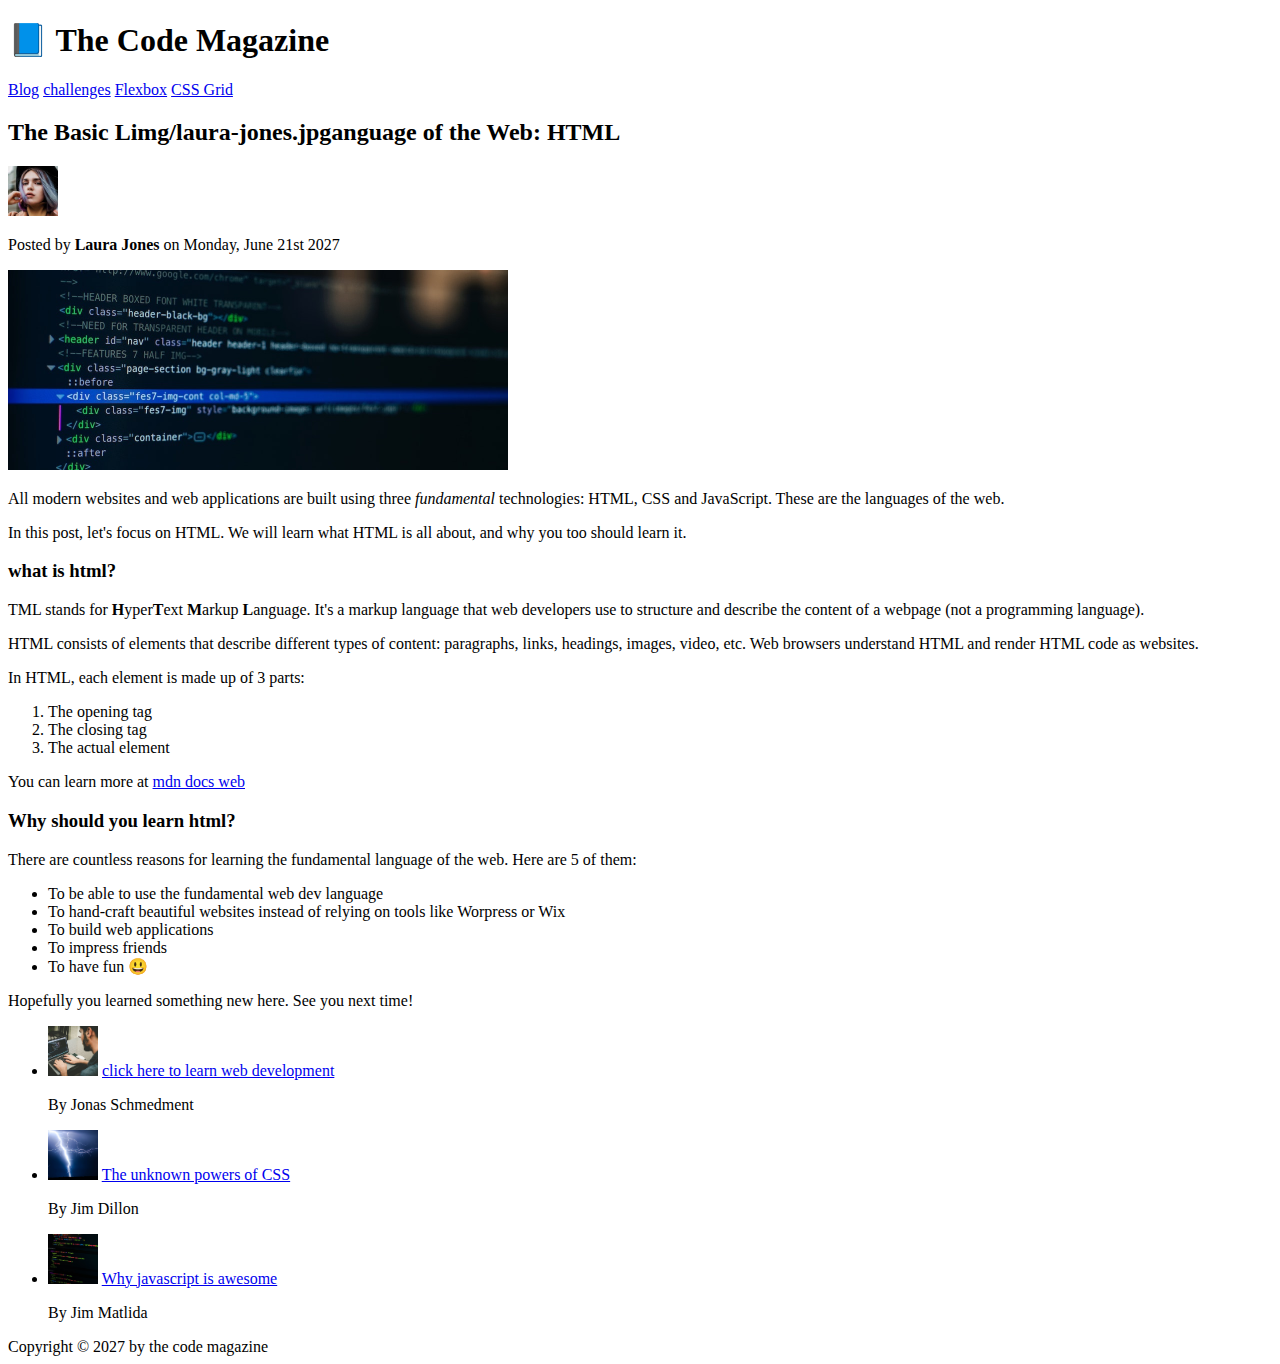
<file: web/02-HTML-Fundamentals/index.html>
<!DOCTYPE html>
<html>
  <head>
    <title>The basic language of web: html</title>
  </head>
  <body>
    <!--
    <h1>The basic language of web: html</h1>
    <h2>The basic language of web: html</h2>
    <h3>The basic language of web: html</h3>
    <h4>The basic language of web: html</h4>
    <h5>The basic language of web: html</h5>
    <h6>The basic language of web: html</h6>
    -->
    <header>
      <h1>📘 The Code Magazine</h1>
      <nav>
        <a href="blog.html">Blog</a>
        <a href="#"> challenges</a>
        <a href="#"> Flexbox</a>
        <a href="#"> CSS Grid</a>
      </nav>
    </header>

    <article>
      <header>
        <h2>The Basic Limg/laura-jones.jpganguage of the Web: HTML</h2>
        <img src="img/laura-jones.jpg"laura-jones.jpg" alt="laura's pic"
        width="50" height="50" />
        <p>Posted by <strong>Laura Jones</strong> on Monday, June 21st 2027</p>
        <img
          src="img/post-img.jpg"
          alt="html cade image"
          width="500"
          height="200"
        />
      </header>
      <p>
        All modern websites and web applications are built using three
        <em>fundamental</em>
        technologies: HTML, CSS and JavaScript. These are the languages of the
        web.
      </p>

      <p>
        In this post, let's focus on HTML. We will learn what HTML is all about,
        and why you too should learn it.
      </p>
      <h3>what is html?</h3>
      <p>
        TML stands for <strong>H</strong>yper<strong>T</strong>ext
        <strong>M</strong>arkup <strong>L</strong>anguage. It's a markup
        language that web developers use to structure and describe the content
        of a webpage (not a programming language).
      </p>
      <p>
        HTML consists of elements that describe different types of content:
        paragraphs, links, headings, images, video, etc. Web browsers understand
        HTML and render HTML code as websites.
      </p>
      <p>In HTML, each element is made up of 3 parts:</p>
      <ol>
        <li>The opening tag</li>
        <li>The closing tag</li>
        <li>The actual element</li>
      </ol>
      <p>
        You can learn more at
        <a href="https://developer.mozilla.org/en-US/" target="_blank"
          >mdn docs web</a
        >
      </p>

      <h3>Why should you learn html?</h3>
      <p>
        There are countless reasons for learning the fundamental language of the
        web. Here are 5 of them:
      </p>
      <ul>
        <li>To be able to use the fundamental web dev language</li>
        <li>
          To hand-craft beautiful websites instead of relying on tools like
          Worpress or Wix
        </li>
        <li>To build web applications</li>
        <li>To impress friends</li>
        <li>To have fun 😃</li>
      </ul>
      <p>Hopefully you learned something new here. See you next time!</p>
    </article>
    <aside>
      <ul>
        <li>
          <img
            src="img/related-1.jpg"
            alt="related 1 pic"
            width="50"
            height="50"
          />
          <a
            href="https://developer.mozilla.org/en-US/docs/Learn"
            target="_blank"
            >click here to learn web development</a
          >
          <p>By Jonas Schmedment</p>
        </li>
        <li>
          <img
            src="img/related-2.jpg"
            alt="related 2 pic"
            width="50"
            height="50"
          />
          <a href="https://web.dev/the-amazing-powers-of-css/" target="_blank"
            >The unknown powers of CSS</a
          >
          <p>By Jim Dillon</p>
        </li>
        <li>
          <img
            src="img/related-3.jpg"
            alt="related 3 pic"
            width="50"
            height="50"
          />
          <a
            href="https://www.goodreads.com/book/show/2998152-javascript"
            target="_blank"
            >Why javascript is awesome</a
          >
          <p>By Jim Matlida</p>
        </li>
      </ul>
    </aside>
    <footer>Copyright &copy; 2027 by the code magazine</footer>
  </body>
</html>
</file>
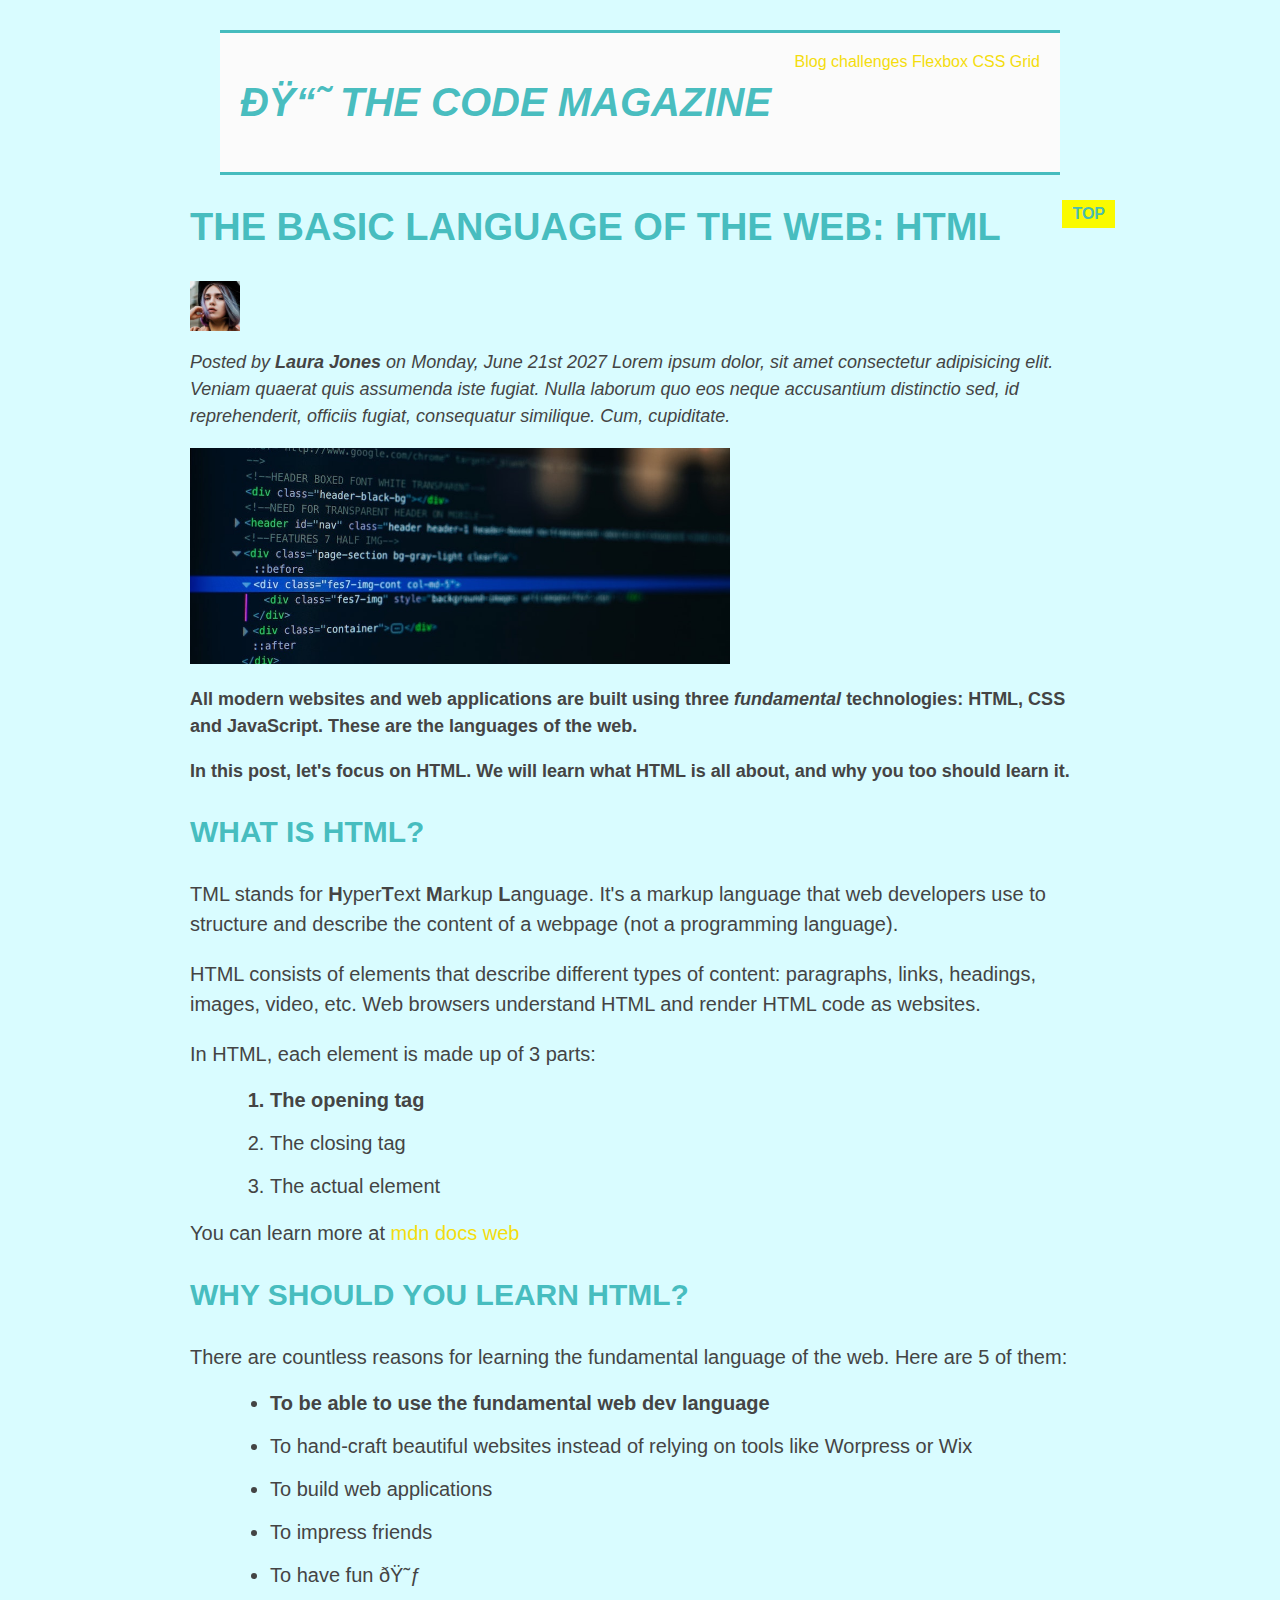
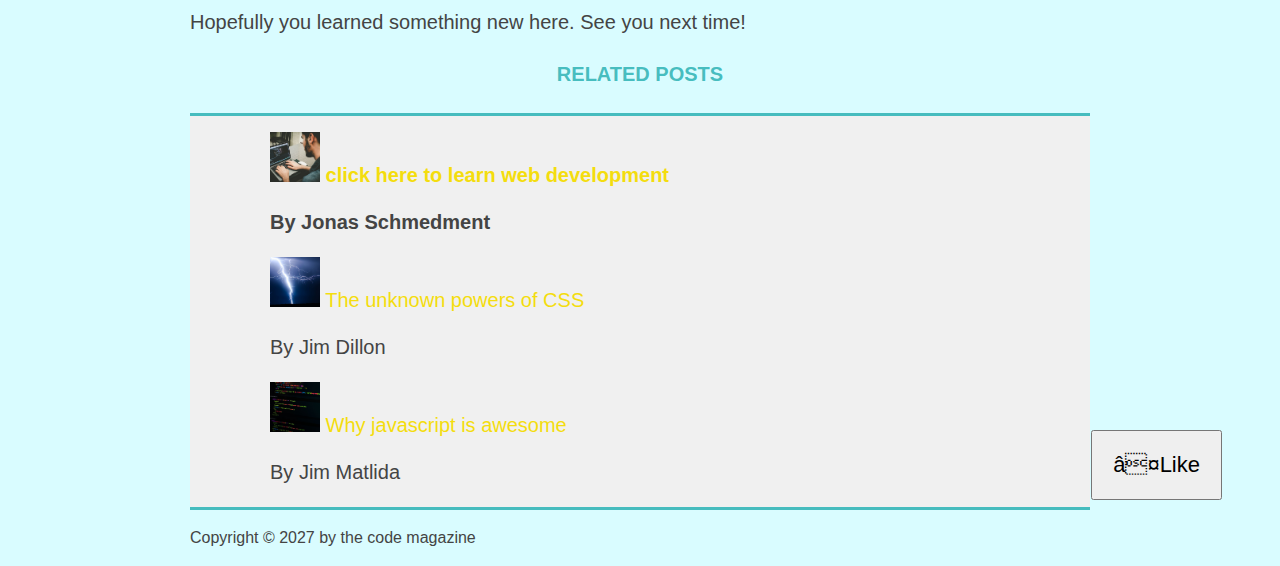
<file: web/03 CSS Fundamentals - Copy/index.html>
<!DOCTYPE html>
<html>
  <head>
    <meta charset="UTF-98" />
    <link href="style.css" rel="stylesheet" />
    <title>The basic language of web: html</title>
  </head>
  <body>
    <!--
    <h1>The basic language of web: html</h1>
    <h2>The basic language of web: html</h2>
    <h3>The basic language of web: html</h3>
    <h4>The basic language of web: html</h4>
    <h5>The basic language of web: html</h5>
    <h6>The basic language of web: html</h6>
    -->
    <div class="container">
      <header class="main-header">
        <h1>📘 The Code Magazine</h1>
        <nav>
          <a href="blog.html">Blog</a>
          <a href="#"> challenges</a>
          <a href="#"> Flexbox</a>
          <a href="#"> CSS Grid</a>
        </nav>
        <div class="clear"></div>
      </header>

      <article>
        <header>
          <h2>The Basic Language of the Web: HTML</h2>
          <img
            src="img/laura-jones.jpg"
            alt="laura's pic"
            width="50"
            height="50"
            class="author-img"
          />
          <p id="author" class="author">
            Posted by <strong>Laura Jones</strong> on Monday, June 21st 2027
            Lorem ipsum dolor, sit amet consectetur adipisicing elit. Veniam
            quaerat quis assumenda iste fugiat. Nulla laborum quo eos neque
            accusantium distinctio sed, id reprehenderit, officiis fugiat,
            consequatur similique. Cum, cupiditate.
          </p>
          <img
            src="img/post-img.jpg"
            alt="html cade image"
            width="500"
            height="200"
            class="post-img"
          />
        </header>
        <p class="related-author">
          All modern websites and web applications are built using three
          <em>fundamental</em>
          technologies: HTML, CSS and JavaScript. These are the languages of the
          web.
        </p>

        <p class="related-author">
          In this post, let's focus on HTML. We will learn what HTML is all
          about, and why you too should learn it.
        </p>
        <h3>what is html?</h3>
        <p>
          TML stands for <strong>H</strong>yper<strong>T</strong>ext
          <strong>M</strong>arkup <strong>L</strong>anguage. It's a markup
          language that web developers use to structure and describe the content
          of a webpage (not a programming language).
        </p>
        <p>
          HTML consists of elements that describe different types of content:
          paragraphs, links, headings, images, video, etc. Web browsers
          understand HTML and render HTML code as websites.
        </p>
        <p>In HTML, each element is made up of 3 parts:</p>
        <ol>
          <li>The opening tag</li>
          <li>The closing tag</li>
          <li>The actual element</li>
        </ol>
        <p>
          You can learn more at
          <a href="https://developer.mozilla.org/en-US/" target="_blank"
            >mdn docs web</a
          >
        </p>

        <h3>Why should you learn html?</h3>
        <p>
          There are countless reasons for learning the fundamental language of
          the web. Here are 5 of them:
        </p>
        <ul>
          <li>To be able to use the fundamental web dev language</li>
          <li>
            To hand-craft beautiful websites instead of relying on tools like
            Worpress or Wix
          </li>
          <li>To build web applications</li>
          <li>To impress friends</li>
          <li>To have fun 😃</li>
        </ul>
        <p>Hopefully you learned something new here. See you next time!</p>
        <h4><strong>RELATED POSTS</strong></h4>
      </article>
      <aside>
        <ul class="bullet-point">
          <li>
            <img
              src="img/related-1.jpg"
              alt="related 1 pic"
              width="50"
              height="50"
            />
            <a
              href="https://developer.mozilla.org/en-US/docs/Learn"
              target="_blank"
              >click here to learn web development</a
            >
            <p>By Jonas Schmedment</p>
          </li>
          <li>
            <img
              src="img/related-2.jpg"
              alt="related 2 pic"
              width="50"
              height="50"
            />
            <a href="https://web.dev/the-amazing-powers-of-css/" target="_blank"
              >The unknown powers of CSS</a
            >
            <p>By Jim Dillon</p>
          </li>
          <li>
            <img
              src="img/related-3.jpg"
              alt="related 3 pic"
              width="50"
              height="50"
            />
            <a
              href="https://www.goodreads.com/book/show/2998152-javascript"
              target="_blank"
              >Why javascript is awesome</a
            >
            <p>By Jim Matlida</p>
          </li>
        </ul>
      </aside>
      <footer>
        <p id="copyright" class="copyright text">
          Copyright &copy; 2027 by the code magazine
        </p>
      </footer>
      <button>❤Like</button>
    </div>

    <!-- emoji uing window & . operator -->
  </body>
</html>
</file>
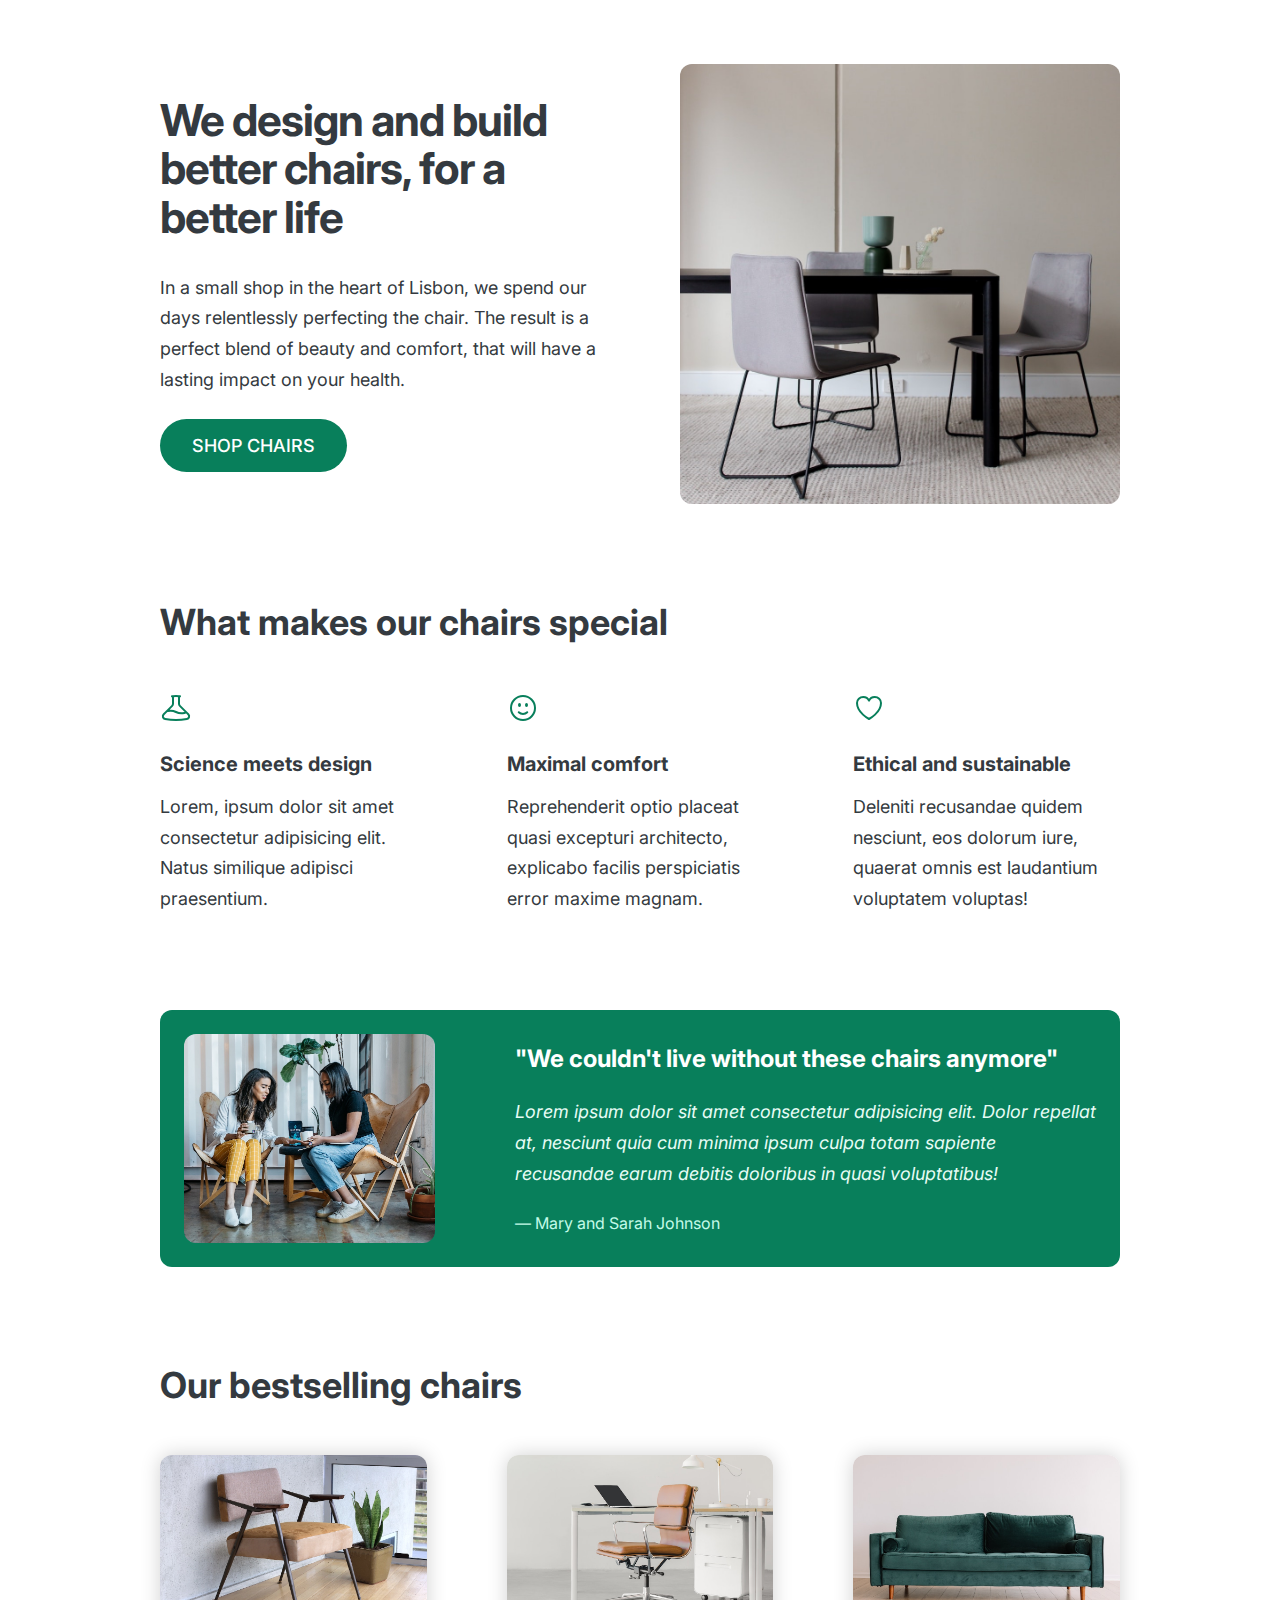
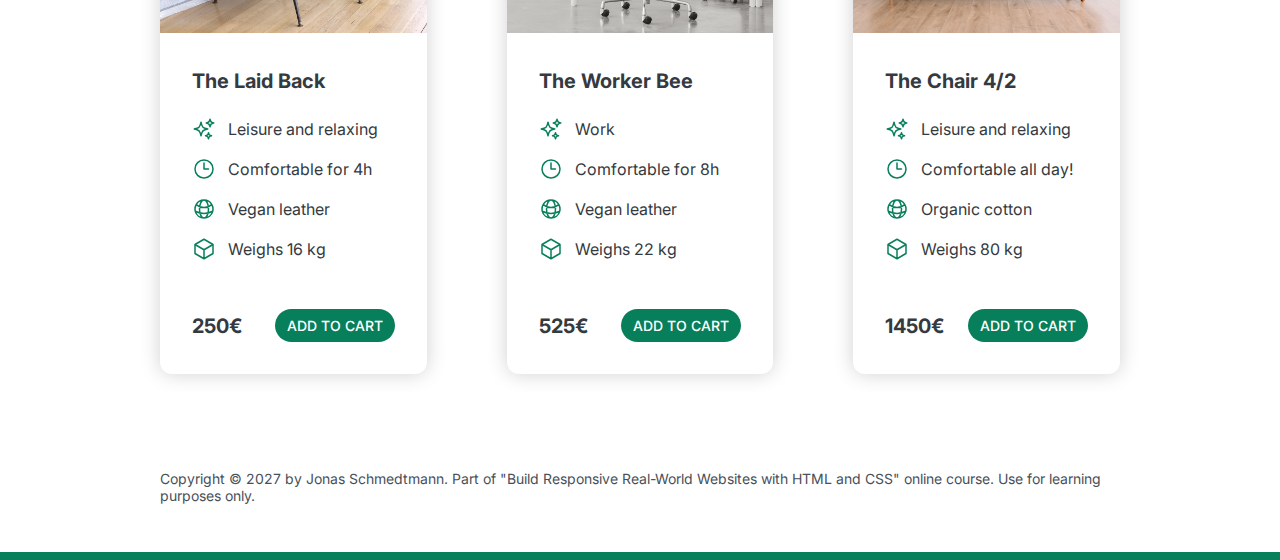
<file: web/05-Design/index.html>
<!DOCTYPE html>
<html lang="en">
  <head>
    <meta charset="UTF-8" />
    <meta http-equiv="X-UA-Compatible" content="IE=edge" />
    <meta name="viewport" content="width=device-width, initial-scale=1.0" />

    <link rel="preconnect" href="https://fonts.googleapis.com" />
    <link rel="preconnect" href="https://fonts.gstatic.com" crossorigin />
    <link
      href="https://fonts.googleapis.com/css2?family=Inter:wght@400;500;700&display=swap"
      rel="stylesheet"
    />
    <link rel="stylesheet" href="style.css" />
    <title>Lisbon Chair Shop</title>
  </head>
  <body>
    <div class="container">
      <header>
        <div class="header-text-box">
          <h1>We design and build better chairs, for a better life</h1>
          <p class="header-text">
            In a small shop in the heart of Lisbon, we spend our days
            relentlessly perfecting the chair. The result is a perfect blend of
            beauty and comfort, that will have a lasting impact on your health.
          </p>
          <a class="btn btn--big" href="#">Shop chairs</a>
        </div>
        <img src="hero.jpg" alt="Photo" />
      </header>

      <section>
        <h2>What makes our chairs special</h2>
        <div class="grid-3-cols">
          <div>
            <svg
              xmlns="http://www.w3.org/2000/svg"
              fill="none"
              viewBox="0 0 24 24"
              stroke-width="1.5"
              stroke="currentColor"
              class="features-icon"
            >
              <path
                stroke-linecap="round"
                stroke-linejoin="round"
                d="M9.75 3.104v5.714a2.25 2.25 0 01-.659 1.591L5 14.5M9.75 3.104c-.251.023-.501.05-.75.082m.75-.082a24.301 24.301 0 014.5 0m0 0v5.714c0 .597.237 1.17.659 1.591L19.8 15.3M14.25 3.104c.251.023.501.05.75.082M19.8 15.3l-1.57.393A9.065 9.065 0 0112 15a9.065 9.065 0 00-6.23-.693L5 14.5m14.8.8l1.402 1.402c1.232 1.232.65 3.318-1.067 3.611A48.309 48.309 0 0112 21c-2.773 0-5.491-.235-8.135-.687-1.718-.293-2.3-2.379-1.067-3.61L5 14.5"
              />
            </svg>

            <p class="features-title"><strong>Science meets design</strong></p>
            <p class="features-text">
              Lorem, ipsum dolor sit amet consectetur adipisicing elit. Natus
              similique adipisci praesentium.
            </p>
          </div>

          <div>
            <svg
              xmlns="http://www.w3.org/2000/svg"
              fill="none"
              viewBox="0 0 24 24"
              stroke-width="1.5"
              stroke="currentColor"
              class="features-icon"
            >
              <path
                stroke-linecap="round"
                stroke-linejoin="round"
                d="M15.182 15.182a4.5 4.5 0 01-6.364 0M21 12a9 9 0 11-18 0 9 9 0 0118 0zM9.75 9.75c0 .414-.168.75-.375.75S9 10.164 9 9.75 9.168 9 9.375 9s.375.336.375.75zm-.375 0h.008v.015h-.008V9.75zm5.625 0c0 .414-.168.75-.375.75s-.375-.336-.375-.75.168-.75.375-.75.375.336.375.75zm-.375 0h.008v.015h-.008V9.75z"
              />
            </svg>

            <p class="features-title">
              <strong>Maximal comfort</strong>
            </p>
            <p class="features-text">
              Reprehenderit optio placeat quasi excepturi architecto, explicabo
              facilis perspiciatis error maxime magnam.
            </p>
          </div>

          <div>
            <svg
              xmlns="http://www.w3.org/2000/svg"
              fill="none"
              viewBox="0 0 24 24"
              stroke-width="1.5"
              stroke="currentColor"
              class="features-icon"
            >
              <path
                stroke-linecap="round"
                stroke-linejoin="round"
                d="M21 8.25c0-2.485-2.099-4.5-4.688-4.5-1.935 0-3.597 1.126-4.312 2.733-.715-1.607-2.377-2.733-4.313-2.733C5.1 3.75 3 5.765 3 8.25c0 7.22 9 12 9 12s9-4.78 9-12z"
              />
            </svg>

            <p class="features-title">
              <strong>Ethical and sustainable</strong>
            </p>
            <p class="features-text">
              Deleniti recusandae quidem nesciunt, eos dolorum iure, quaerat
              omnis est laudantium voluptatem voluptas!
            </p>
          </div>
        </div>
      </section>

      <section class="testimonial-section">
        <div class="grid-3-cols">
          <img src="customers.jpg" alt="People sitting on chairs" />
          <div class="testimonial-box">
            <h2>"We couldn't live without these chairs anymore"</h2>
            <blockquote class="testimonial-text">
              Lorem ipsum dolor sit amet consectetur adipisicing elit. Dolor
              repellat at, nesciunt quia cum minima ipsum culpa totam sapiente
              recusandae earum debitis doloribus in quasi voluptatibus!
            </blockquote>
            <p class="testimonial-author">&mdash; Mary and Sarah Johnson</p>
          </div>
        </div>
      </section>

      <section>
        <h2>Our bestselling chairs</h2>
        <div class="grid-3-cols">
          <figure class="chair">
            <img src="chair-1.jpg" alt="Chair" />
            <div class="chair-box">
              <h3>The Laid Back</h3>
              <ul class="chair-details">
                <li>
                  <svg
                    xmlns="http://www.w3.org/2000/svg"
                    fill="none"
                    viewBox="0 0 24 24"
                    stroke-width="1.5"
                    stroke="currentColor"
                    class="chair-icon"
                  >
                    <path
                      stroke-linecap="round"
                      stroke-linejoin="round"
                      d="M9.813 15.904L9 18.75l-.813-2.846a4.5 4.5 0 00-3.09-3.09L2.25 12l2.846-.813a4.5 4.5 0 003.09-3.09L9 5.25l.813 2.846a4.5 4.5 0 003.09 3.09L15.75 12l-2.846.813a4.5 4.5 0 00-3.09 3.09zM18.259 8.715L18 9.75l-.259-1.035a3.375 3.375 0 00-2.455-2.456L14.25 6l1.036-.259a3.375 3.375 0 002.455-2.456L18 2.25l.259 1.035a3.375 3.375 0 002.456 2.456L21.75 6l-1.035.259a3.375 3.375 0 00-2.456 2.456zM16.894 20.567L16.5 21.75l-.394-1.183a2.25 2.25 0 00-1.423-1.423L13.5 18.75l1.183-.394a2.25 2.25 0 001.423-1.423l.394-1.183.394 1.183a2.25 2.25 0 001.423 1.423l1.183.394-1.183.394a2.25 2.25 0 00-1.423 1.423z"
                    />
                  </svg>

                  <!-- Span is a generic INLINE text element, it doesn't have any meaning. It's like a div element, but inline -->
                  <span>Leisure and relaxing</span>
                </li>
                <li>
                  <svg
                    xmlns="http://www.w3.org/2000/svg"
                    fill="none"
                    viewBox="0 0 24 24"
                    stroke-width="1.5"
                    stroke="currentColor"
                    class="chair-icon"
                  >
                    <path
                      stroke-linecap="round"
                      stroke-linejoin="round"
                      d="M12 6v6h4.5m4.5 0a9 9 0 11-18 0 9 9 0 0118 0z"
                    />
                  </svg>

                  <span>Comfortable for 4h</span>
                </li>
                <li>
                  <svg
                    xmlns="http://www.w3.org/2000/svg"
                    fill="none"
                    viewBox="0 0 24 24"
                    stroke-width="1.5"
                    stroke="currentColor"
                    class="chair-icon"
                  >
                    <path
                      stroke-linecap="round"
                      stroke-linejoin="round"
                      d="M12 21a9.004 9.004 0 008.716-6.747M12 21a9.004 9.004 0 01-8.716-6.747M12 21c2.485 0 4.5-4.03 4.5-9S14.485 3 12 3m0 18c-2.485 0-4.5-4.03-4.5-9S9.515 3 12 3m0 0a8.997 8.997 0 017.843 4.582M12 3a8.997 8.997 0 00-7.843 4.582m15.686 0A11.953 11.953 0 0112 10.5c-2.998 0-5.74-1.1-7.843-2.918m15.686 0A8.959 8.959 0 0121 12c0 .778-.099 1.533-.284 2.253m0 0A17.919 17.919 0 0112 16.5c-3.162 0-6.133-.815-8.716-2.247m0 0A9.015 9.015 0 013 12c0-1.605.42-3.113 1.157-4.418"
                    />
                  </svg>

                  <span>Vegan leather</span>
                </li>
                <li>
                  <svg
                    xmlns="http://www.w3.org/2000/svg"
                    fill="none"
                    viewBox="0 0 24 24"
                    stroke-width="1.5"
                    stroke="currentColor"
                    class="chair-icon"
                  >
                    <path
                      stroke-linecap="round"
                      stroke-linejoin="round"
                      d="M21 7.5l-9-5.25L3 7.5m18 0l-9 5.25m9-5.25v9l-9 5.25M3 7.5l9 5.25M3 7.5v9l9 5.25m0-9v9"
                    />
                  </svg>

                  <span>Weighs 16 kg</span>
                </li>
              </ul>
              <div class="chair-price">
                <strong>250€</strong>
                <a href="#" class="btn btn--small">Add to cart</a>
              </div>
            </div>
          </figure>

          <figure class="chair">
            <img src="chair-2.jpg" alt="Chair" />
            <div class="chair-box">
              <h3>The Worker Bee</h3>
              <ul class="chair-details">
                <li>
                  <svg
                    xmlns="http://www.w3.org/2000/svg"
                    fill="none"
                    viewBox="0 0 24 24"
                    stroke-width="1.5"
                    stroke="currentColor"
                    class="chair-icon"
                  >
                    <path
                      stroke-linecap="round"
                      stroke-linejoin="round"
                      d="M9.813 15.904L9 18.75l-.813-2.846a4.5 4.5 0 00-3.09-3.09L2.25 12l2.846-.813a4.5 4.5 0 003.09-3.09L9 5.25l.813 2.846a4.5 4.5 0 003.09 3.09L15.75 12l-2.846.813a4.5 4.5 0 00-3.09 3.09zM18.259 8.715L18 9.75l-.259-1.035a3.375 3.375 0 00-2.455-2.456L14.25 6l1.036-.259a3.375 3.375 0 002.455-2.456L18 2.25l.259 1.035a3.375 3.375 0 002.456 2.456L21.75 6l-1.035.259a3.375 3.375 0 00-2.456 2.456zM16.894 20.567L16.5 21.75l-.394-1.183a2.25 2.25 0 00-1.423-1.423L13.5 18.75l1.183-.394a2.25 2.25 0 001.423-1.423l.394-1.183.394 1.183a2.25 2.25 0 001.423 1.423l1.183.394-1.183.394a2.25 2.25 0 00-1.423 1.423z"
                    />
                  </svg>
                  <span>Work</span>
                </li>
                <li>
                  <svg
                    xmlns="http://www.w3.org/2000/svg"
                    fill="none"
                    viewBox="0 0 24 24"
                    stroke-width="1.5"
                    stroke="currentColor"
                    class="chair-icon"
                  >
                    <path
                      stroke-linecap="round"
                      stroke-linejoin="round"
                      d="M12 6v6h4.5m4.5 0a9 9 0 11-18 0 9 9 0 0118 0z"
                    />
                  </svg>
                  <span>Comfortable for 8h</span>
                </li>
                <li>
                  <svg
                    xmlns="http://www.w3.org/2000/svg"
                    fill="none"
                    viewBox="0 0 24 24"
                    stroke-width="1.5"
                    stroke="currentColor"
                    class="chair-icon"
                  >
                    <path
                      stroke-linecap="round"
                      stroke-linejoin="round"
                      d="M12 21a9.004 9.004 0 008.716-6.747M12 21a9.004 9.004 0 01-8.716-6.747M12 21c2.485 0 4.5-4.03 4.5-9S14.485 3 12 3m0 18c-2.485 0-4.5-4.03-4.5-9S9.515 3 12 3m0 0a8.997 8.997 0 017.843 4.582M12 3a8.997 8.997 0 00-7.843 4.582m15.686 0A11.953 11.953 0 0112 10.5c-2.998 0-5.74-1.1-7.843-2.918m15.686 0A8.959 8.959 0 0121 12c0 .778-.099 1.533-.284 2.253m0 0A17.919 17.919 0 0112 16.5c-3.162 0-6.133-.815-8.716-2.247m0 0A9.015 9.015 0 013 12c0-1.605.42-3.113 1.157-4.418"
                    />
                  </svg>
                  <span>Vegan leather</span>
                </li>
                <li>
                  <svg
                    xmlns="http://www.w3.org/2000/svg"
                    fill="none"
                    viewBox="0 0 24 24"
                    stroke-width="1.5"
                    stroke="currentColor"
                    class="chair-icon"
                  >
                    <path
                      stroke-linecap="round"
                      stroke-linejoin="round"
                      d="M21 7.5l-9-5.25L3 7.5m18 0l-9 5.25m9-5.25v9l-9 5.25M3 7.5l9 5.25M3 7.5v9l9 5.25m0-9v9"
                    />
                  </svg>
                  <span>Weighs 22 kg</span>
                </li>
              </ul>
              <div class="chair-price">
                <strong>525€</strong>
                <a href="#" class="btn btn--small">Add to cart</a>
              </div>
            </div>
          </figure>

          <figure class="chair">
            <img src="chair-3.jpg" alt="Chair" />
            <div class="chair-box">
              <h3>The Chair 4/2</h3>
              <ul class="chair-details">
                <li>
                  <svg
                    xmlns="http://www.w3.org/2000/svg"
                    fill="none"
                    viewBox="0 0 24 24"
                    stroke-width="1.5"
                    stroke="currentColor"
                    class="chair-icon"
                  >
                    <path
                      stroke-linecap="round"
                      stroke-linejoin="round"
                      d="M9.813 15.904L9 18.75l-.813-2.846a4.5 4.5 0 00-3.09-3.09L2.25 12l2.846-.813a4.5 4.5 0 003.09-3.09L9 5.25l.813 2.846a4.5 4.5 0 003.09 3.09L15.75 12l-2.846.813a4.5 4.5 0 00-3.09 3.09zM18.259 8.715L18 9.75l-.259-1.035a3.375 3.375 0 00-2.455-2.456L14.25 6l1.036-.259a3.375 3.375 0 002.455-2.456L18 2.25l.259 1.035a3.375 3.375 0 002.456 2.456L21.75 6l-1.035.259a3.375 3.375 0 00-2.456 2.456zM16.894 20.567L16.5 21.75l-.394-1.183a2.25 2.25 0 00-1.423-1.423L13.5 18.75l1.183-.394a2.25 2.25 0 001.423-1.423l.394-1.183.394 1.183a2.25 2.25 0 001.423 1.423l1.183.394-1.183.394a2.25 2.25 0 00-1.423 1.423z"
                    />
                  </svg>
                  <span>Leisure and relaxing</span>
                </li>
                <li>
                  <svg
                    xmlns="http://www.w3.org/2000/svg"
                    fill="none"
                    viewBox="0 0 24 24"
                    stroke-width="1.5"
                    stroke="currentColor"
                    class="chair-icon"
                  >
                    <path
                      stroke-linecap="round"
                      stroke-linejoin="round"
                      d="M12 6v6h4.5m4.5 0a9 9 0 11-18 0 9 9 0 0118 0z"
                    />
                  </svg>
                  <span>Comfortable all day!</span>
                </li>
                <li>
                  <svg
                    xmlns="http://www.w3.org/2000/svg"
                    fill="none"
                    viewBox="0 0 24 24"
                    stroke-width="1.5"
                    stroke="currentColor"
                    class="chair-icon"
                  >
                    <path
                      stroke-linecap="round"
                      stroke-linejoin="round"
                      d="M12 21a9.004 9.004 0 008.716-6.747M12 21a9.004 9.004 0 01-8.716-6.747M12 21c2.485 0 4.5-4.03 4.5-9S14.485 3 12 3m0 18c-2.485 0-4.5-4.03-4.5-9S9.515 3 12 3m0 0a8.997 8.997 0 017.843 4.582M12 3a8.997 8.997 0 00-7.843 4.582m15.686 0A11.953 11.953 0 0112 10.5c-2.998 0-5.74-1.1-7.843-2.918m15.686 0A8.959 8.959 0 0121 12c0 .778-.099 1.533-.284 2.253m0 0A17.919 17.919 0 0112 16.5c-3.162 0-6.133-.815-8.716-2.247m0 0A9.015 9.015 0 013 12c0-1.605.42-3.113 1.157-4.418"
                    />
                  </svg>
                  <span>Organic cotton</span>
                </li>
                <li>
                  <svg
                    xmlns="http://www.w3.org/2000/svg"
                    fill="none"
                    viewBox="0 0 24 24"
                    stroke-width="1.5"
                    stroke="currentColor"
                    class="chair-icon"
                  >
                    <path
                      stroke-linecap="round"
                      stroke-linejoin="round"
                      d="M21 7.5l-9-5.25L3 7.5m18 0l-9 5.25m9-5.25v9l-9 5.25M3 7.5l9 5.25M3 7.5v9l9 5.25m0-9v9"
                    />
                  </svg>
                  <span>Weighs 80 kg</span>
                </li>
              </ul>
              <div class="chair-price">
                <strong>1450€</strong>
                <a href="#" class="btn btn--small">Add to cart</a>
              </div>
            </div>
          </figure>
        </div>
      </section>

      <footer>
        Copyright &copy; 2027 by Jonas Schmedtmann. Part of "Build Responsive
        Real-World Websites with HTML and CSS" online course. Use for learning
        purposes only.
      </footer>
    </div>
  </body>
</html>
</file>
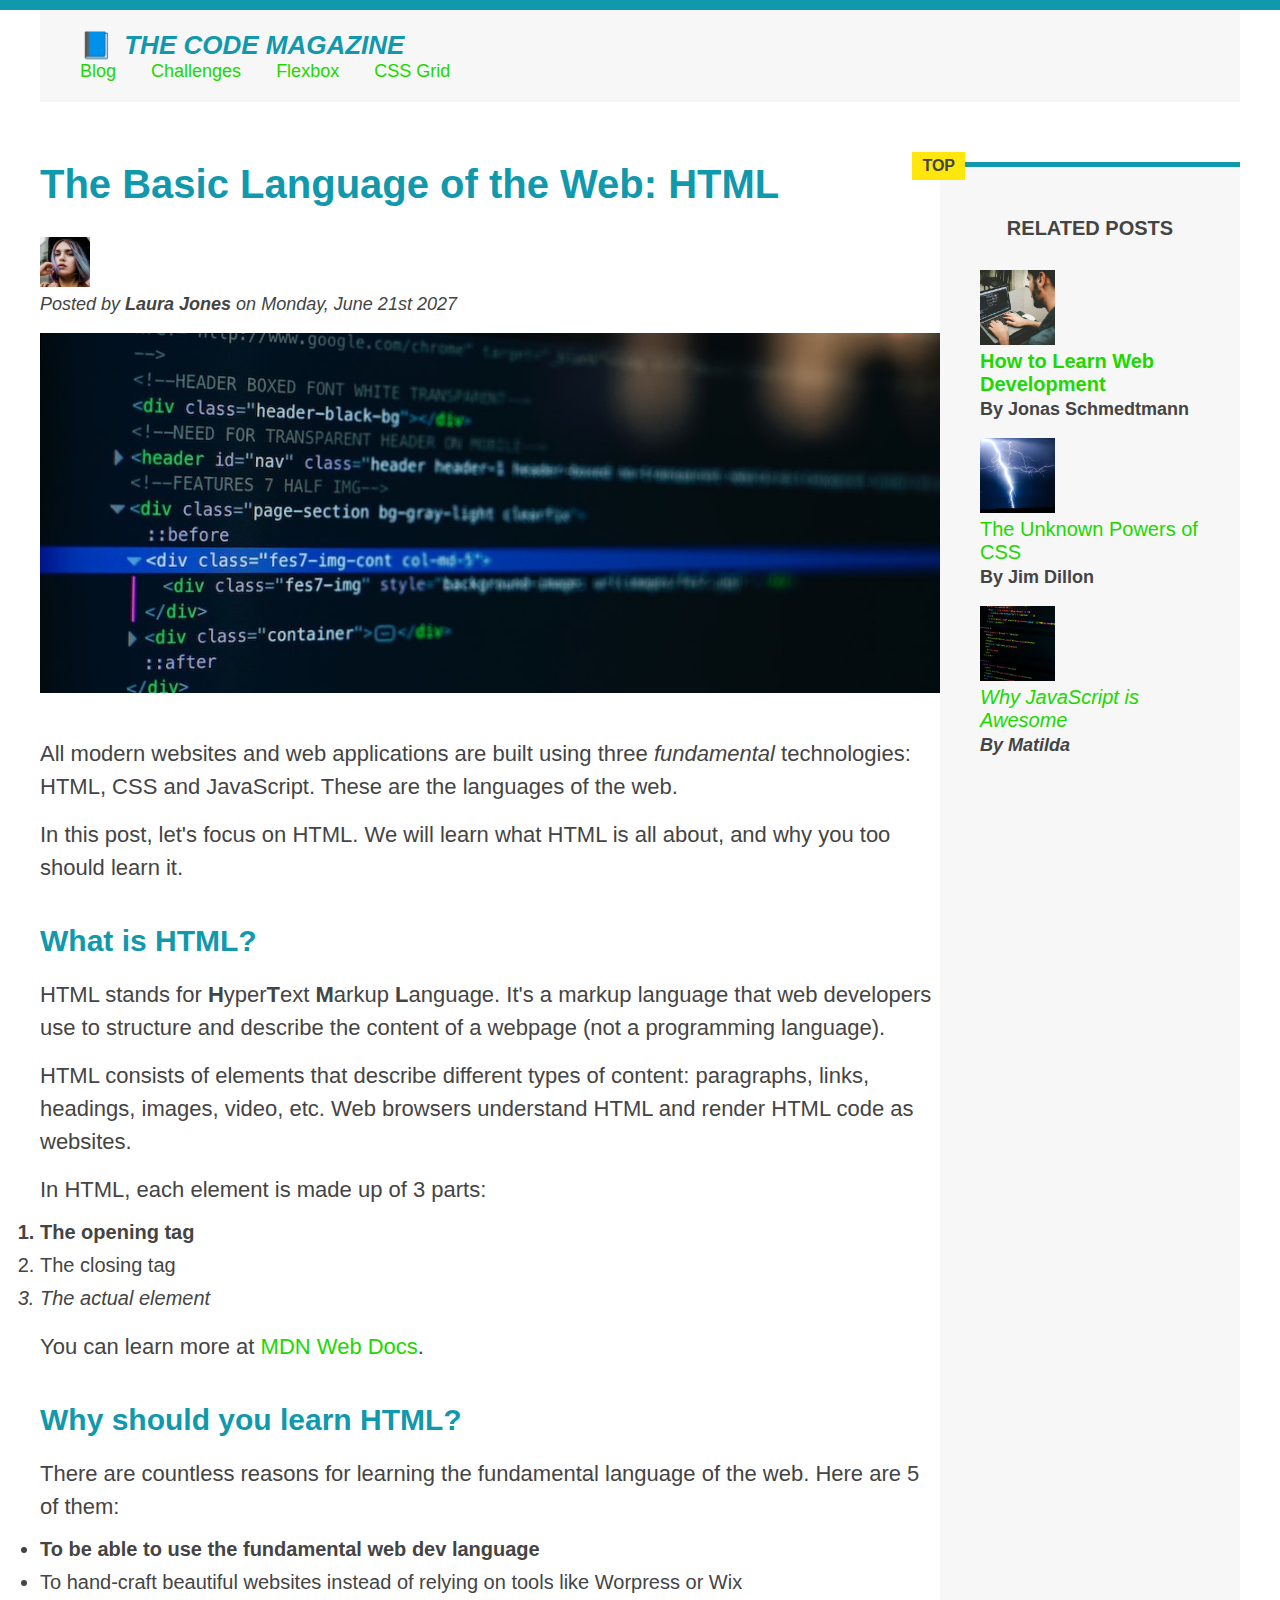
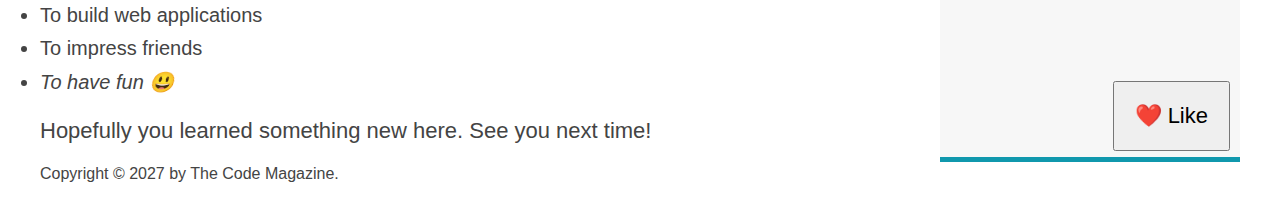
<file: web/udemy code/index.html>
<!DOCTYPE html>
<html lang="en">
  <head>
    <meta charset="UTF-8" />
    <link href="style.css" rel="stylesheet" />

    <title>The Basic Language of the Web: HTML</title>
  </head>

  <body>
    <!--
    <h1>The Basic Language of the Web: HTML</h1>
    <h2>The Basic Language of the Web: HTML</h2>
    <h3>The Basic Language of the Web: HTML</h3>
    <h4>The Basic Language of the Web: HTML</h4>
    <h5>The Basic Language of the Web: HTML</h5>
    <h6>The Basic Language of the Web: HTML</h6>
    -->

    <div class="container">
      <header class="main-header">
        <h1>📘 The Code Magazine</h1>

        <nav>
          <!-- <strong>This is the navigation</strong> -->
          <a href="blog.html">Blog</a>
          <a href="#">Challenges</a>
          <a href="flexbox.html">Flexbox</a>
          <a href="css-grid.html">CSS Grid</a>
        </nav>
        <!-- <div class="clear"></div> -->
      </header>
      <!-- <div class="pattern"> -->
      <article>
        <header class="post-header">
          <h2>The Basic Language of the Web: HTML</h2>
          <div class="author-box">
            <img
              src="img/laura-jones.jpg"
              alt="Headshot of Laura Jones"
              height="50"
              width="50"
              class="author-img"
            />

            <p id="author" class="author">
              Posted by <strong>Laura Jones</strong> on Monday, June 21st 2027
            </p>
          </div>

          <img
            src="img/post-img.jpg"
            alt="HTML code on a screen"
            width="500"
            height="200"
            class="post-img"
          />
          <button>❤️ Like</button>
        </header>

        <p>
          All modern websites and web applications are built using three
          <em>fundamental</em>
          technologies: HTML, CSS and JavaScript. These are the languages of the
          web.
        </p>

        <p>
          In this post, let's focus on HTML. We will learn what HTML is all
          about, and why you too should learn it.
        </p>

        <h3>What is HTML?</h3>
        <p>
          HTML stands for <strong>H</strong>yper<strong>T</strong>ext
          <strong>M</strong>arkup <strong>L</strong>anguage. It's a markup
          language that web developers use to structure and describe the content
          of a webpage (not a programming language).
        </p>
        <p>
          HTML consists of elements that describe different types of content:
          paragraphs, links, headings, images, video, etc. Web browsers
          understand HTML and render HTML code as websites.
        </p>
        <p>In HTML, each element is made up of 3 parts:</p>

        <ol>
          <li class="first-li">The opening tag</li>
          <li>The closing tag</li>
          <li>The actual element</li>
        </ol>

        <p>
          You can learn more at
          <a
            href="https://developer.mozilla.org/en-US/docs/Web/HTML"
            target="_blank"
            >MDN Web Docs</a
          >.
        </p>

        <h3>Why should you learn HTML?</h3>

        <p>
          There are countless reasons for learning the fundamental language of
          the web. Here are 5 of them:
        </p>

        <ul>
          <li class="first-li">
            To be able to use the fundamental web dev language
          </li>
          <li>
            To hand-craft beautiful websites instead of relying on tools like
            Worpress or Wix
          </li>
          <li>To build web applications</li>
          <li>To impress friends</li>
          <li>To have fun 😃</li>
        </ul>

        <p>Hopefully you learned something new here. See you next time!</p>
      </article>

      <aside>
        <h4>Related posts</h4>

        <ul class="related">
          <li class="related-post">
            <img
              src="img/related-1.jpg"
              alt="Person programming"
              width="75"
              height="75"
            />
            <div>
              <a href="#" class="related-link">How to Learn Web Development</a>
              <p class="related-author">By Jonas Schmedtmann</p>
            </div>
          </li>
          <li class="related-post">
            <img
              src="img/related-2.jpg"
              alt="Lightning"
              width="75"
              height="75"
            />
            <div>
              <a href="#" class="related-link">The Unknown Powers of CSS</a>
              <p class="related-author">By Jim Dillon</p>
            </div>
          </li>
          <li class="related-post">
            <img
              src="img/related-3.jpg"
              alt="JavaScript code on a screen"
              width="75"
              height="75"
            />
            <div>
              <a href="#" class="related-link">Why JavaScript is Awesome</a>
              <p class="related-author">By Matilda</p>
            </div>
          </li>
        </ul>
      </aside>
      <!-- </div> -->

      <footer>
        <p id="copyright" class="copyright text">
          Copyright &copy; 2027 by The Code Magazine.
        </p>
      </footer>
    </div>
  </body>
</html>
</file>
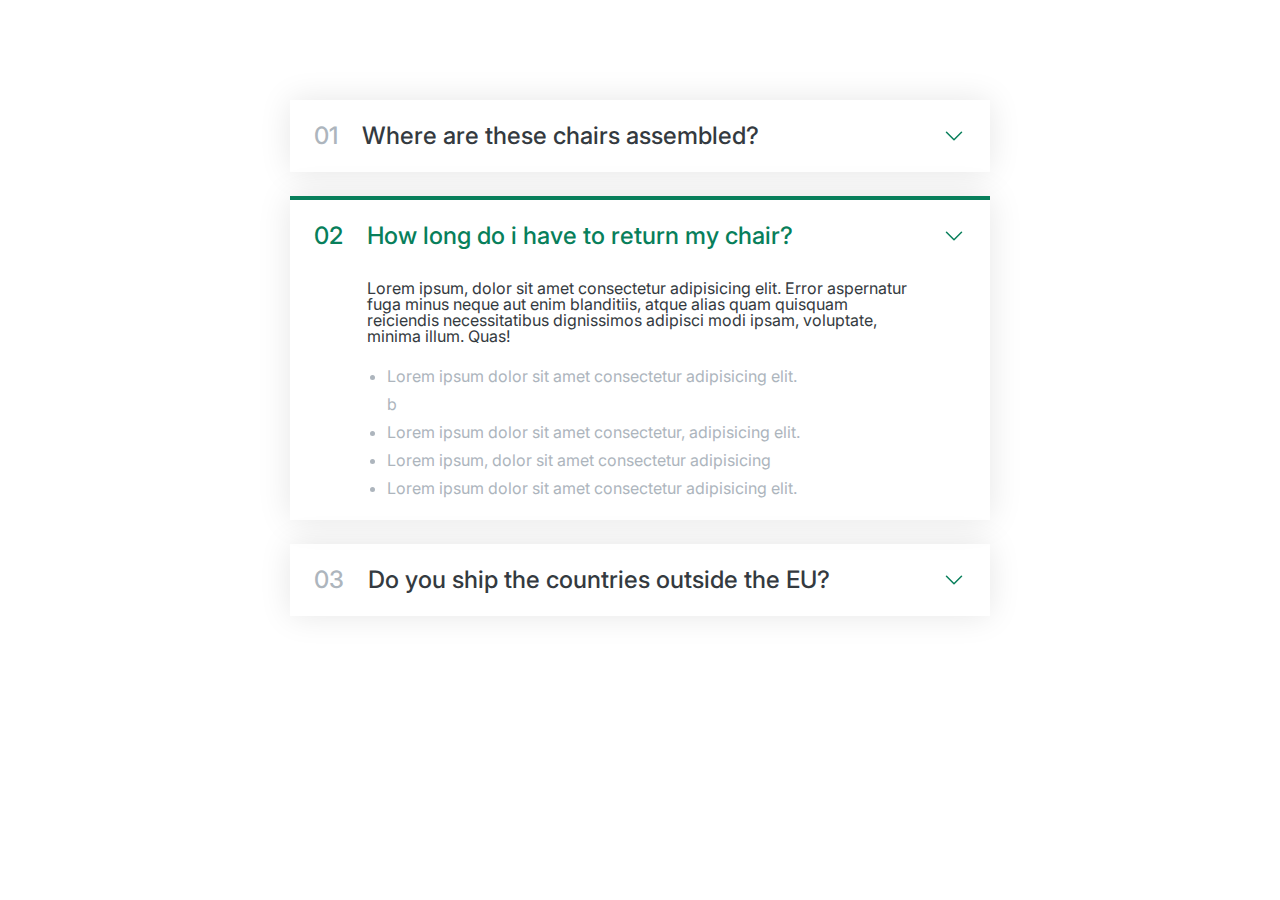
<file: web/06-Components/01-accordeion.html>
<!DOCTYPE html>
<html lang="en">
  <head>
    <meta charset="UTF-8" />
    <meta http-equiv="X-UA-Compatible" content="IE=edge" />
    <meta name="viewport" content="width=device-width, initial-scale=1.0" />
    <link
      href="https://fonts.googleapis.com/css2?family=Inter:wght@400;500;700&display=swap"
      rel="stylesheet"
    />
    <title>Accordion component</title>
    <style>
      /*
      SPACING SYSTEM (px)
      2 / 4 / 8 / 12 / 16 / 24 / 32 / 48 / 64 / 80 / 96 / 128

      FONT SIZE SYSTEM (px)
      10 / 12 / 14 / 16 / 18 / 20 / 24 / 30 / 36 / 44 / 52 / 62 / 74 / 86 / 98
      */

      /*
      main-color:#087f5b
      gray-color:#343a40
      */
      * {
        margin: 0;
        padding: 0;
        box-sizing: border-box;
      }

      /* ------------------------ */
      /* GENERAL STYLES */
      /* ------------------------ */
      body {
        font-family: "Inter", sans-serif;
        color: #343a40;
        line-height: 1;
      }

      .accordion {
        width: 700px;
        margin: 100px auto;

        display: flex;
        flex-direction: column;
        gap: 24px;
      }
      .item {
        box-shadow: 0 0 32px rgba(0, 0, 0, 0.1);
        padding: 24px;
        display: grid;
        grid-template-columns: auto 1fr auto;
        column-gap: 24px;
        row-gap: 32px;
        align-items: center;
      }
      .number,
      .text {
        font-size: 24px;
        font-weight: 500;
        /* color: #087f5b; */
      }
      .number {
        color: #adb5bd;
      }

      .icon {
        width: 24px;
        height: 24px;
        stroke: #087f5b;
      }
      .hidden-box {
        grid-column: 2;
        display: none;
      }
      .hidden-box p {
        line-height: 1x.6;
        margin-bottom: 24px;
      }
      .hidden-box ul {
        color: #adb5bd;
        margin-left: 20px;
        display: flex;
        flex-direction: column;
        gap: 12px;
      }
      .open {
        border-top: 4px solid #087f5b;
      }

      .open .hidden-box {
        display: block;
      }
      .open .number,
      .open .text {
        color: #087f5b;
      }

      /* .hidden-box li {
        margin-bottom: 12px;
      } */
    </style>
  </head>
  <body>
    <div class="accordion">
      <div class="item">
        <p class="number">01</p>
        <p class="text">Where are these chairs assembled?</p>
        <svg
          xmlns="http://www.w3.org/2000/svg"
          fill="none"
          viewBox="0 0 24 24"
          stroke-width="1.5"
          stroke="currentColor"
          class="icon"
        >
          <path
            stroke-linecap="round"
            stroke-linejoin="round"
            d="M19.5 8.25l-7.5 7.5-7.5-7.5"
          />
        </svg>
        <div class="hidden-box">
          <p>
            Lorem ipsum, dolor sit amet consectetur adipisicing elit. Error
            aspernatur fuga minus neque aut enim blanditiis, atque alias quam
            quisquam reiciendis necessitatibus dignissimos adipisci modi ipsam,
            voluptate, minima illum. Quas!
          </p>
          <ul>
            <li>Lorem ipsum dolor sit amet consectetur adipisicing elit.</li>
            b
            <li>Lorem ipsum dolor sit amet consectetur, adipisicing elit.</li>
            <li>Lorem ipsum, dolor sit amet consectetur adipisicing</li>
            <li>Lorem ipsum dolor sit amet consectetur adipisicing elit.</li>
          </ul>
        </div>
      </div>

      <div class="item open">
        <p class="number">02</p>
        <p class="text">How long do i have to return my chair?</p>
        <svg
          xmlns="http://www.w3.org/2000/svg"
          fill="none"
          viewBox="0 0 24 24"
          stroke-width="1.5"
          stroke="currentColor"
          class="icon"
        >
          <path
            stroke-linecap="round"
            stroke-linejoin="round"
            d="M19.5 8.25l-7.5 7.5-7.5-7.5"
          />
        </svg>
        <div class="hidden-box">
          <p>
            Lorem ipsum, dolor sit amet consectetur adipisicing elit. Error
            aspernatur fuga minus neque aut enim blanditiis, atque alias quam
            quisquam reiciendis necessitatibus dignissimos adipisci modi ipsam,
            voluptate, minima illum. Quas!
          </p>
          <ul>
            <li>Lorem ipsum dolor sit amet consectetur adipisicing elit.</li>
            b
            <li>Lorem ipsum dolor sit amet consectetur, adipisicing elit.</li>
            <li>Lorem ipsum, dolor sit amet consectetur adipisicing</li>
            <li>Lorem ipsum dolor sit amet consectetur adipisicing elit.</li>
          </ul>
        </div>
      </div>

      <div class="item">
        <p class="number">03</p>
        <p class="text">Do you ship the countries outside the EU?</p>
        <svg
          xmlns="http://www.w3.org/2000/svg"
          fill="none"
          viewBox="0 0 24 24"
          stroke-width="1.5"
          stroke="currentColor"
          class="icon"
        >
          <path
            stroke-linecap="round"
            stroke-linejoin="round"
            d="M19.5 8.25l-7.5 7.5-7.5-7.5"
          />
        </svg>
        <div class="hidden-box">
          <p>
            Lorem ipsum, dolor sit amet consectetur adipisicing elit. Error
            aspernatur fuga minus neque aut enim blanditiis, atque alias quam
            quisquam reiciendis necessitatibus dignissimos adipisci modi ipsam,
            voluptate, minima illum. Quas!
          </p>
          <ul>
            <li>Lorem ipsum dolor sit amet consectetur adipisicing elit.</li>
            b
            <li>Lorem ipsum dolor sit amet consectetur, adipisicing elit.</li>
            <li>Lorem ipsum, dolor sit amet consectetur adipisicing</li>
            <li>Lorem ipsum dolor sit amet consectetur adipisicing elit.</li>
          </ul>
        </div>
      </div>
    </div>
  </body>
</html>
</file>
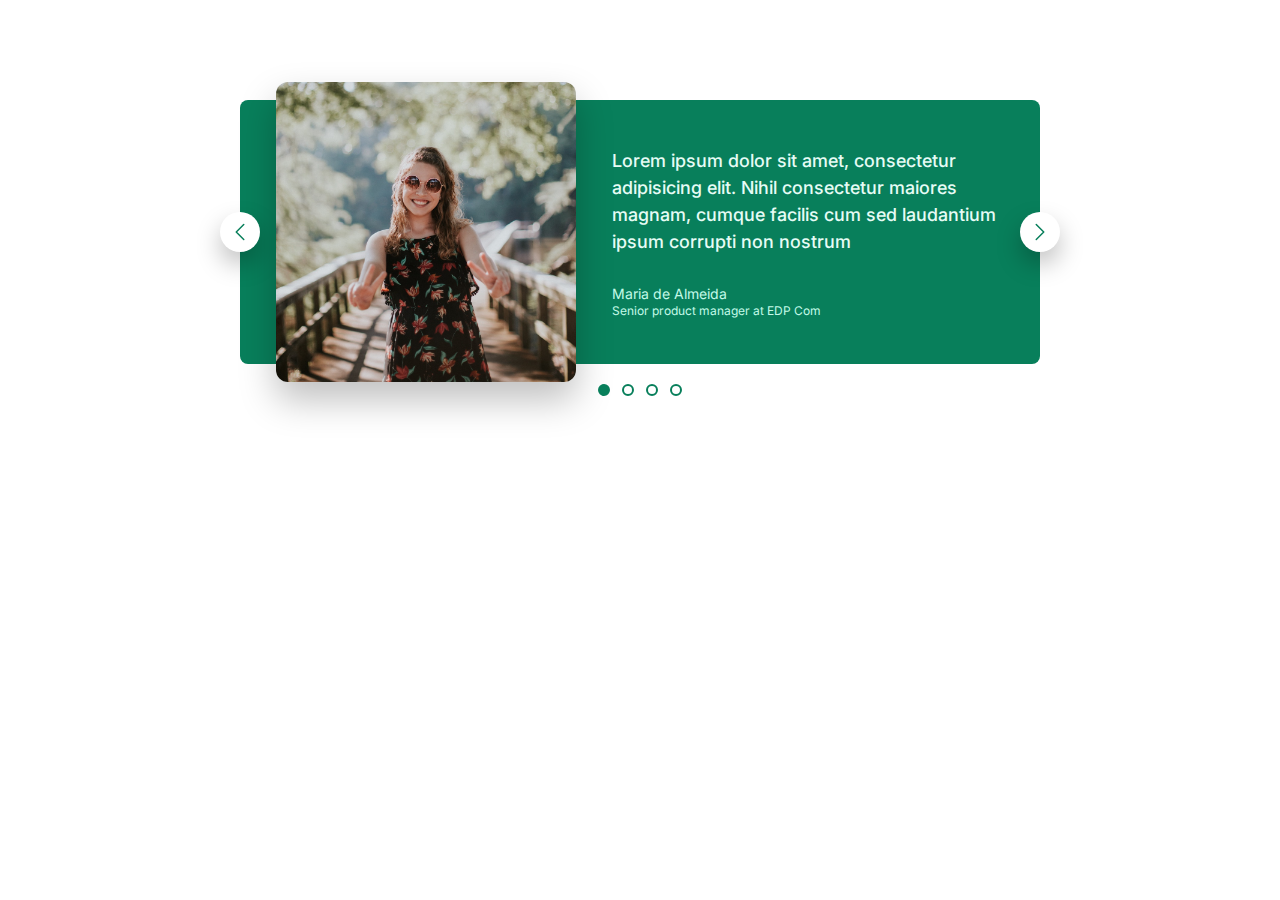
<file: web/06-Components/02-carousel.html>
<!DOCTYPE html>
<html lang="en">
  <head>
    <meta charset="UTF-8" />
    <meta http-equiv="X-UA-Compatible" content="IE=edge" />
    <meta name="viewport" content="width=device-width, initial-scale=1.0" />
    <link
      href="https://fonts.googleapis.com/css2?family=Inter:wght@400;500;700&display=swap"
      rel="stylesheet"
    />
    <title>Carousel component</title>
    <style>
      /*
      SPACING SYSTEM (px)
      2 / 4 / 8 / 12 / 16 / 24 / 32 / 48 / 64 / 80 / 96 / 128

      FONT SIZE SYSTEM (px)
      10 / 12 / 14 / 16 / 18 / 20 / 24 / 30 / 36 / 44 / 52 / 62 / 74 / 86 / 98
      */

      /*
      main-color:#087f5b
      gray-color:#343a40
      */
      * {
        margin: 0;
        padding: 0;
        box-sizing: border-box;
      }

      /* ------------------------ */
      /* GENERAL STYLES */
      /* ------------------------ */
      body {
        font-family: "Inter", sans-serif;
        color: #343a40;
        line-height: 1;
      }
      .carousel {
        background-color: #087f5b;
        width: 800px;
        margin: 100px auto;
        padding: 32px;
        padding-left: 86px;
        border-radius: 8px;
        display: flex;
        align-items: center;
        gap: 86px;
        position: relative;
      }
      img {
        height: 200px;
        border-radius: 8px;
        transform: scale(1.5);
        box-shadow: 0 12px 24px rgba(0, 0, 0, 0.25);
      }
      .testimonial-text {
        font-size: 18px;
        font-weight: 500;
        line-height: 1.5;
        margin-bottom: 32px;
        color: #e6fcf5;
      }
      .testimonial-author {
        font-size: 14px;
        margin-bottom: 4px;
        color: #c3fae8;
      }
      .testimonial-job {
        font-size: 12px;
        color: #c3fae8;
      }

      .btn {
        background-color: #fff;
        border: none;
        height: 40px;
        width: 40px;
        border-radius: 50%;
        position: absolute;
        box-shadow: 0 12px 24px rgba(0, 0, 0, 0.25);
        cursor: pointer;
        display: flex;
        align-items: center;
        justify-content: center;
      }

      .btn--left {
        left: 0;
        top: 50%;
        transform: translate(-50%, -50%);
      }
      .btn--right {
        right: 0;
        top: 50%;
        transform: translate(50%, -50%);
      }
      .btn-icon {
        height: 24px;
        width: 24px;
        stroke: #087f5b;
      }
      .dots {
        position: absolute;
        left: 50%;
        bottom: 0;
        transform: translate(-50%, 32px);
        display: flex;
        gap: 12px;
      }
      .dot {
        height: 12px;
        width: 12px;
        background-color: #fff;
        border: 2px solid #087f5b;
        border-radius: 50%;
        cursor: pointer;
      }
      .dot--fill {
        background-color: #087f5b;
      }
    </style>
  </head>
  <body>
    <div class="carousel">
      <img src="maria.jpg" alt="maria de almeida " />
      <blockquote class="testimonial">
        <p class="testimonial-text">
          Lorem ipsum dolor sit amet, consectetur adipisicing elit. Nihil
          consectetur maiores magnam, cumque facilis cum sed laudantium ipsum
          corrupti non nostrum
        </p>
        <p class="testimonial-author">Maria de Almeida</p>
        <p class="testimonial-job">Senior product manager at EDP Com</p>
      </blockquote>
      <button class="btn btn--left">
        <svg
          xmlns="http://www.w3.org/2000/svg"
          fill="none"
          viewBox="0 0 24 24"
          stroke-width="1.5"
          stroke="currentColor"
          class="btn-icon"
        >
          <path
            stroke-linecap="round"
            stroke-linejoin="round"
            d="M15.75 19.5L8.25 12l7.5-7.5"
          />
        </svg>
      </button>
      <button class="btn btn--right">
        <svg
          xmlns="http://www.w3.org/2000/svg"
          fill="none"
          viewBox="0 0 24 24"
          stroke-width="1.5"
          stroke="currentColor"
          class="btn-icon"
        >
          <path
            stroke-linecap="round"
            stroke-linejoin="round"
            d="M8.25 4.5l7.5 7.5-7.5 7.5"
          />
        </svg>
      </button>
      <div class="dots">
        <button class="dot dot--fill">&nbsp;</button>
        <button class="dot">&nbsp;</button>
        <button class="dot">&nbsp;</button>
        <button class="dot">&nbsp;</button>
      </div>
    </div>
  </body>
</html>
</file>
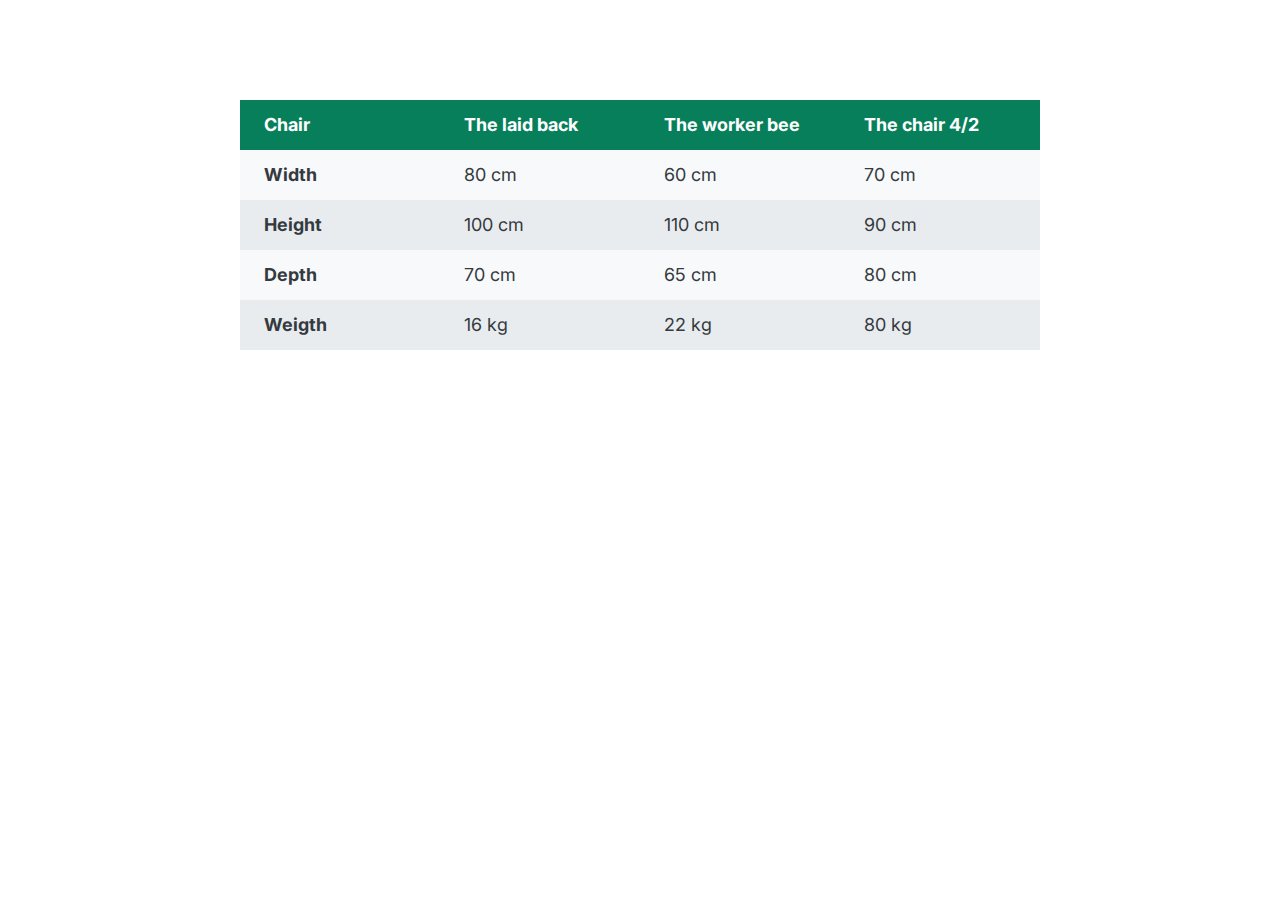
<file: web/06-Components/03-table.html>
<!DOCTYPE html>
<html lang="en">
  <head>
    <meta charset="UTF-8" />
    <meta http-equiv="X-UA-Compatible" content="IE=edge" />
    <meta name="viewport" content="width=device-width, initial-scale=1.0" />
    <link
      href="https://fonts.googleapis.com/css2?family=Inter:wght@400;500;700&display=swap"
      rel="stylesheet"
    />
    <title>Accordion component</title>
    <style>
      /*
      SPACING SYSTEM (px)
      2 / 4 / 8 / 12 / 16 / 24 / 32 / 48 / 64 / 80 / 96 / 128

      FONT SIZE SYSTEM (px)
      10 / 12 / 14 / 16 / 18 / 20 / 24 / 30 / 36 / 44 / 52 / 62 / 74 / 86 / 98
      */

      /*
      main-color:#087f5b
      gray-color:#343a40
      */
      * {
        margin: 0;
        padding: 0;
        box-sizing: border-box;
      }

      /* ------------------------ */
      /* GENERAL STYLES */
      /* ------------------------ */
      body {
        font-family: "Inter", sans-serif;
        color: #343a40;
        line-height: 1;
        display: flex;
        justify-content: center;
      }

      table {
        width: 800px;
        margin-top: 100px;
        /* border: 1px solid #343a40; */
        border-collapse: collapse;
        font-size: 18px;
      }

      th,
      td {
        /* border: 1px solid #343a40; */
        padding: 16px 24px;
        text-align: left;
      }

      thead th {
        background-color: #087f5b;
        color: #fff;
        width: 25%;
      }

      tbody tr:nth-child(odd) {
        background-color: #f8f9fa;
      }

      tbody tr:nth-child(even) {
        background-color: #e9ecef;
      }
    </style>
  </head>
  <body>
    <table>
      <thead>
        <tr>
          <th>Chair</th>
          <th>The laid back</th>
          <th>The worker bee</th>
          <th>The chair 4/2</th>
        </tr>
      </thead>

      <tbody>
        <tr>
          <th>Width</th>
          <td>80 cm</td>
          <td>60 cm</td>
          <td>70 cm</td>
        </tr>
        <tr>
          <th>Height</th>
          <td>100 cm</td>
          <td>110 cm</td>
          <td>90 cm</td>
        </tr>
        <tr>
          <th>Depth</th>
          <td>70 cm</td>
          <td>65 cm</td>
          <td>80 cm</td>
        </tr>
        <tr>
          <th>Weigth</th>
          <td>16 kg</td>
          <td>22 kg</td>
          <td>80 kg</td>
        </tr>
      </tbody>
    </table>
  </body>
</html>
</file>
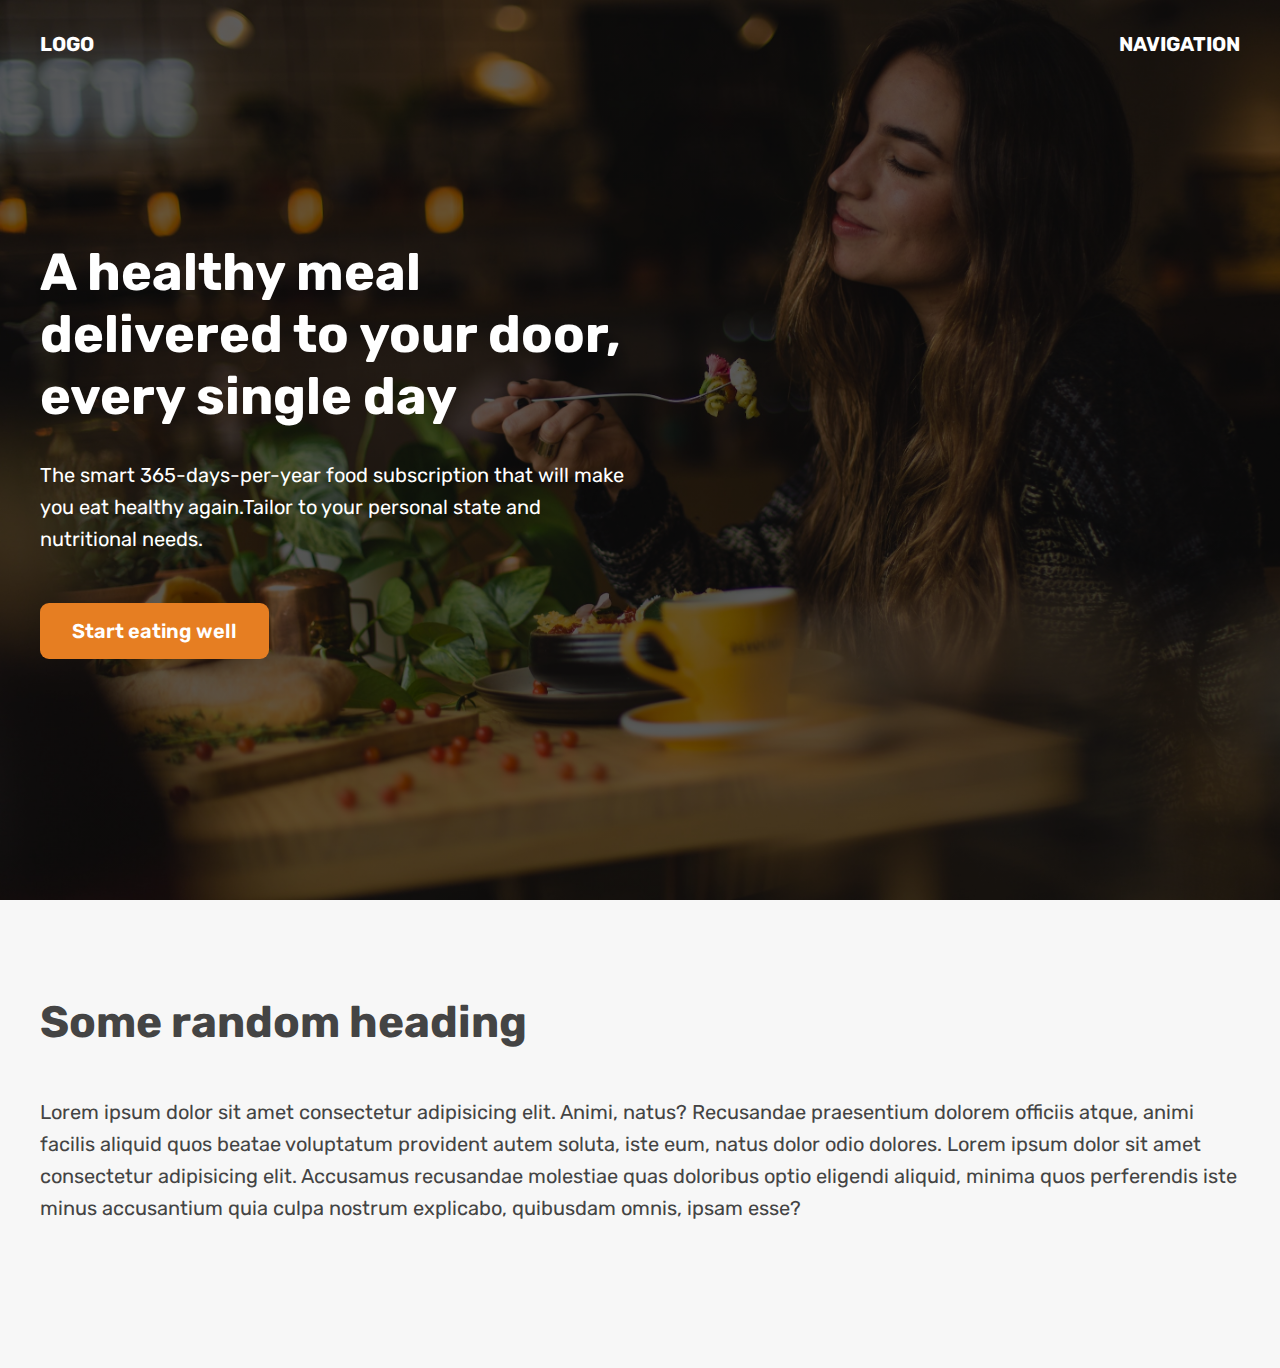
<file: web/06-Components/04-hero.html>
<!DOCTYPE html>
<html lang="en">
  <head>
    <meta charset="UTF-8" />
    <meta http-equiv="X-UA-Compatible" content="IE=edge" />
    <meta name="viewport" content="width=device-width, initial-scale=1.0" />
    <title>Omnifood hero section</title>
    <link rel="preconnect" href="https://fonts.googleapis.com" />
    <link rel="preconnect" href="https://fonts.gstatic.com" crossorigin />
    <link
      href="https://fonts.googleapis.com/css2?family=Inter:wght@400;500;700&family=Rubik:wght@400;500;700&display=swap"
      rel="stylesheet"
    />
    <style>
      * {
        margin: 0;
        padding: 0;
        box-sizing: border-box;
      }

      html {
        font-family: "Rubik", sans-serif;
        color: #444;
      }
      .container {
        margin: 0 auto;
        width: 1200px;
        /* background-color: red; */
      }
      header {
        background-color: orangered;
        height: 100vh;
        position: relative;
        background-image: linear-gradient(
            rgba(0, 0, 0, 0.6),
            rgba(0, 0, 0, 0.6)
          ),
          url(hero.jpg);
        background-size: cover;
        color: #fff;
      }
      .header-container {
        width: 1200px;
        position: absolute;
        /* In relation to parent size */
        top: 50%;
        left: 50%;
        /* In relation to element size */
        transform: translate(-50%, -50%);
      }
      .header-container-inner {
        width: 50%;
      }

      nav {
        font-size: 20px;
        font-weight: 700;
        display: flex;
        justify-content: space-between;
        padding-top: 32px;
        /* background-color: green; */
      }
      h1 {
        font-size: 52px;
        margin-bottom: 32px;
      }
      p {
        font-size: 20px;
        line-height: 1.6;
        margin-bottom: 48px;
      }
      .btn:link,
      .btn:visited {
        font-size: 20px;
        font-weight: 600;
        background-color: #e67e22;
        color: #fff;
        text-decoration: none;
        padding: 16px 32px;
        border-radius: 9px;
        display: inline-block;
      }
      h2 {
        font-size: 44px;
        margin-bottom: 48px;
      }
      section {
        padding: 96px 0;
        background-color: #f7f7f7;
      }
    </style>
  </head>
  <body>
    <header>
      <nav class="container">
        <div>LOGO</div>
        <div>NAVIGATION</div>
      </nav>
      <div class="header-container">
        <div class="header-container-inner">
          <h1>A healthy meal delivered to your door, every single day</h1>
          <p>
            The smart 365-days-per-year food subscription that will make you eat
            healthy again.Tailor to your personal state and nutritional needs.
          </p>
          <a href="#" class="btn">Start eating well</a>
        </div>
      </div>
    </header>
    <section>
      <div class="container">
        <h2>Some random heading</h2>
        <p>
          Lorem ipsum dolor sit amet consectetur adipisicing elit. Animi, natus?
          Recusandae praesentium dolorem officiis atque, animi facilis aliquid
          quos beatae voluptatum provident autem soluta, iste eum, natus dolor
          odio dolores. Lorem ipsum dolor sit amet consectetur adipisicing elit.
          Accusamus recusandae molestiae quas doloribus optio eligendi aliquid,
          minima quos perferendis iste minus accusantium quia culpa nostrum
          explicabo, quibusdam omnis, ipsam esse?
        </p>
      </div>
    </section>
  </body>
</html>
</file>
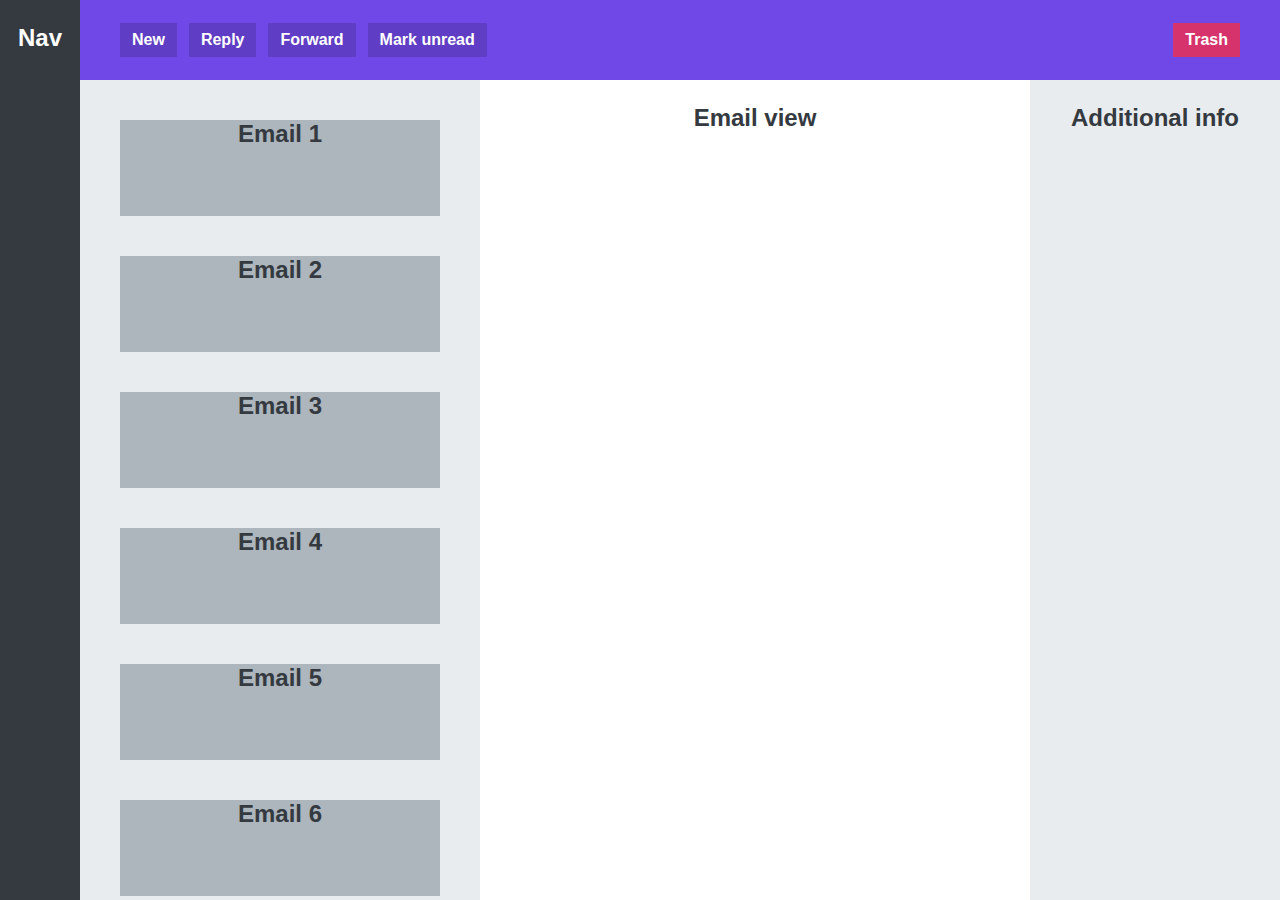
<file: web/06-Components/05-web-app.html>
<!DOCTYPE html>
<html lang="en">
  <head>
    <meta charset="UTF-8" />
    <meta http-equiv="X-UA-Compatible" content="IE=edge" />
    <meta name="viewport" content="width=device-width, initial-scale=1.0" />
    <title>App layout</title>
    <style>
      * {
        margin: 0;
        padding: 0;
        box-sizing: border-box;
      }
      body {
        font-family: sans-serif;
        color: #343a40;
        text-align: center;
        font-weight: bold;
        font-size: 24px;
        height: 100vh;
        display: grid;
        grid-template-columns: 80px 400px 1fr 250px;
        grid-template-rows: 80px 1fr;
      }
      nav,
      menu,
      section,
      main,
      aside {
        padding-top: 24px;
      }
      nav {
        background-color: #343a40;
        color: #fff;
        grid-row: 1/-1;
      }
      menu {
        background-color: #7048e8;
        color: #fff;
        grid-column: 2/-1;
        display: flex;
        align-items: center;
        gap: 12px;
        padding: 0 40px;
      }
      button {
        background-color: #5f3dc4;
        font-size: 16px;
        font-weight: bold;
        cursor: pointer;
        border: none;
        color: #fff;
        padding: 8px 12px;
        display: inline-block;
      }
      button:last-child {
        background-color: #d6336c;
        margin-left: auto;
      }
      .email {
        background-color: #adb5bd;
        height: 96px;
        display: flex;
        text-align: center;
        justify-content: center;
        flex-shrink: 0;
      }
      aside {
        background-color: #e9ecef;
      }
      section {
        background-color: #e9ecef;
        padding: 40px;
        display: flex;
        flex-direction: column;
        gap: 40px;
        overflow: scroll;
      }
    </style>
  </head>
  <body>
    <nav>Nav</nav>
    <menu>
      <button>New</button>
      <button>Reply</button>
      <button>Forward</button>
      <button>Mark unread</button>
      <button>Trash</button>
    </menu>
    <section>
      <div class="email">Email 1</div>
      <div class="email">Email 2</div>
      <div class="email">Email 3</div>
      <div class="email">Email 4</div>
      <div class="email">Email 5</div>
      <div class="email">Email 6</div>
      <div class="email">Email 7</div>
      <div class="email">Email 8</div>
      <div class="email">Email 9</div>
      <div class="email">Email 10</div>
    </section>
    <main>Email view</main>
    <aside>Additional info</aside>
  </body>
</html>
</file>
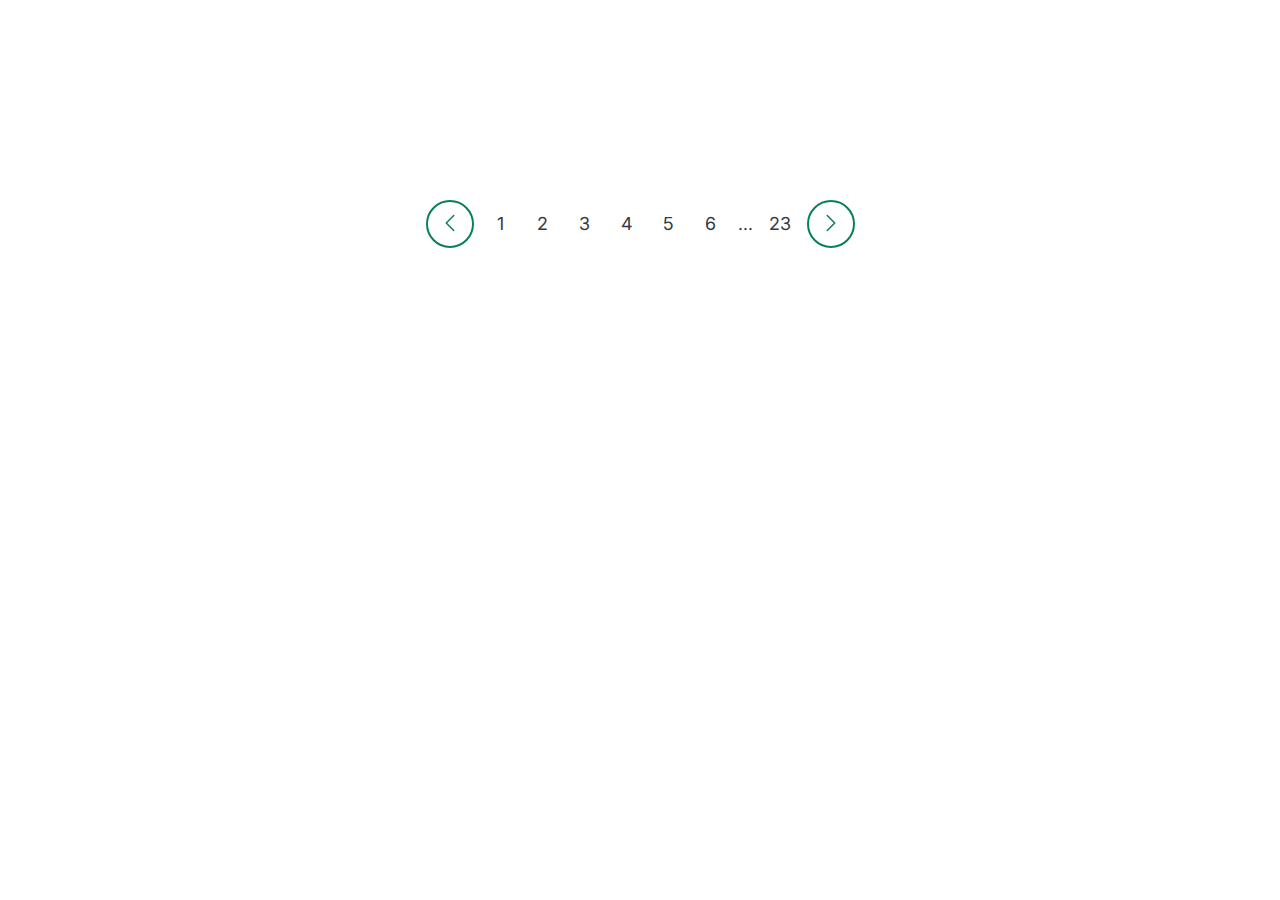
<file: web/06-Components/challange.html>
<!DOCTYPE html>
<html lang="en">
  <head>
    <meta charset="UTF-8" />
    <meta http-equiv="X-UA-Compatible" content="IE=edge" />
    <meta name="viewport" content="width=device-width, initial-scale=1.0" />
    <link
      href="https://fonts.googleapis.com/css2?family=Inter:wght@400;500;700&display=swap"
      rel="stylesheet"
    />
    <title>challange</title>
    <style>
      /*
      SPACING SYSTEM (px)
      2 / 4 / 8 / 12 / 16 / 24 / 32 / 48 / 64 / 80 / 96 / 128

      FONT SIZE SYSTEM (px)
      10 / 12 / 14 / 16 / 18 / 20 / 24 / 30 / 36 / 44 / 52 / 62 / 74 / 86 / 98
      */

      /*
      main-color:#087f5b
      gray-color:#343a40
      */
      * {
        margin: 0;
        padding: 0;
        box-sizing: border-box;
      }

      .challange {
        /* margin: 200px auto; */
        /* display: inline-block; */
        display: flex;
        gap: 12px;
        align-items: center;
        justify-content: center;
        margin-top: 200px;
        font-size: 18px;
      }
      .btn {
        height: 48px;
        width: 48px;
        border: 2px solid #087f5b;
        background: none;
        border-radius: 50%;
        cursor: pointer;
        /* display: flex; */
      }
      .btn:hover {
        background-color: #087f5b;
      }
      .btn:hover .icon {
        stroke: #fff;
      }
      .icon {
        height: 24px;
        width: 24px;
        stroke: #087f5b;
      }
      .links:link,
      .links:visited {
        text-decoration: none;
        color: #343a40;
        font-size: 18px;
        border-radius: 50%;
        height: 30px;
        width: 30px;
        display: flex;
        align-items: center;
        justify-content: center;
      }

      .links:hover,
      .links:active {
        background-color: #087f5b;
        color: #fff;
      }

      /* ------------------------ */
      /* GENERAL STYLES */
      /* ------------------------ */
      body {
        font-family: "Inter", sans-serif;
        color: #343a40;
        line-height: 1;
      }
    </style>
  </head>
  <body>
    <div class="challange">
      <button class="btn">
        <svg
          xmlns="http://www.w3.org/2000/svg"
          fill="none"
          viewBox="0 0 24 24"
          stroke-width="1.5"
          stroke="currentColor"
          class="icon"
        >
          <path
            stroke-linecap="round"
            stroke-linejoin="round"
            d="M15.75 19.5L8.25 12l7.5-7.5"
          />
        </svg>
      </button>
      <a href="#" class="links">1</a>
      <a href="#" class="links">2</a>
      <a href="#" class="links">3</a>
      <a href="#" class="links">4</a>
      <a href="#" class="links">5</a>
      <a href="#" class="links">6</a>
      <span>...</span>
      <a href="#" class="links">23</a>

      <button class="btn">
        <svg
          xmlns="http://www.w3.org/2000/svg"
          fill="none"
          viewBox="0 0 24 24"
          stroke-width="1.5"
          stroke="currentColor"
          class="icon"
        >
          <path
            stroke-linecap="round"
            stroke-linejoin="round"
            d="M8.25 4.5l7.5 7.5-7.5 7.5"
          />
        </svg>
      </button>
    </div>
  </body>
</html>
</file>
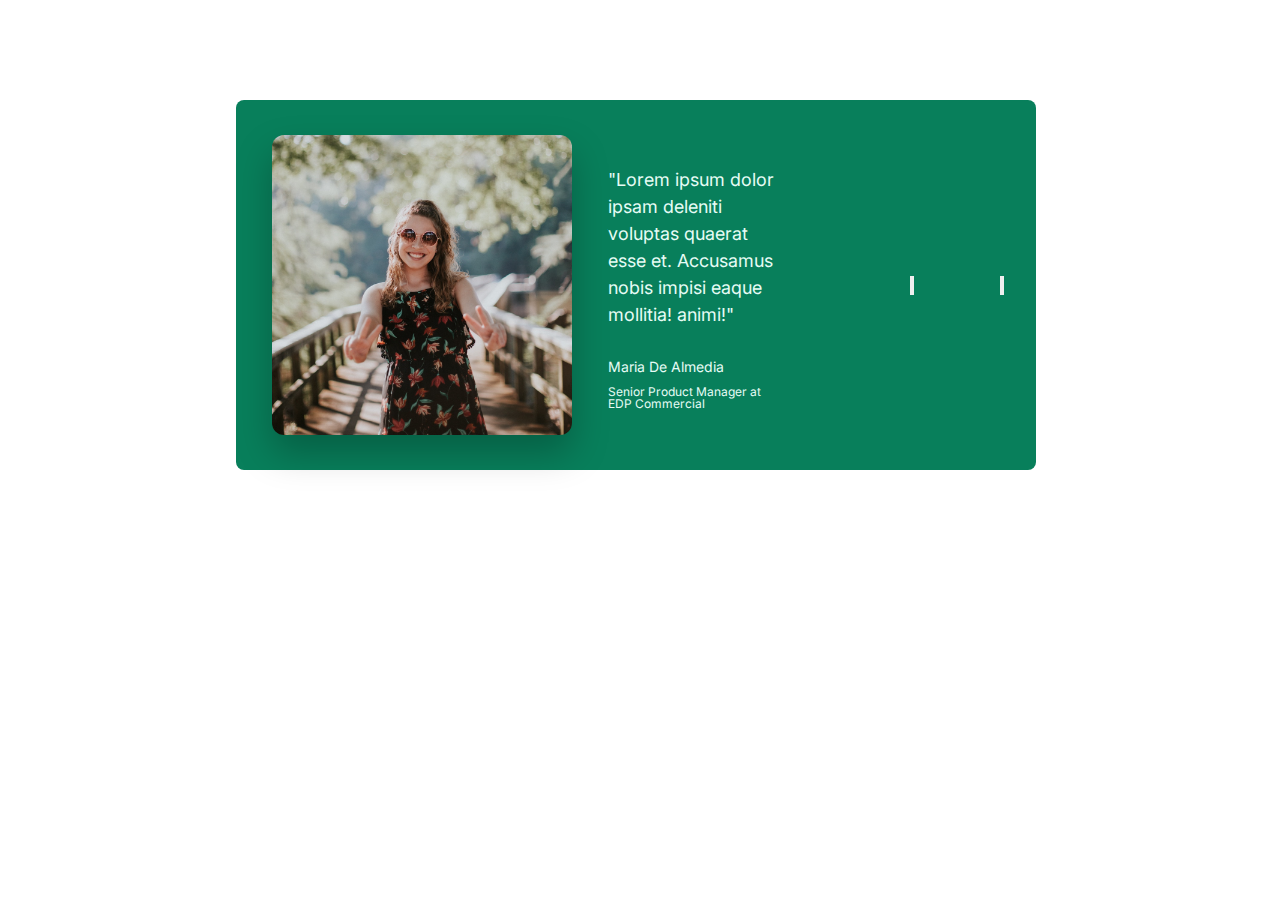
<file: web/06-Components/happy.html>
<!DOCTYPE html>
<html lang="en">
  <head>
    <meta charset="UTF-8" />
    <meta http-equiv="X-UA-Compatible" content="IE=edge" />
    <meta name="viewport" content="width=device-width, initial-scale=1.0" />
    <link
      href="https://fonts.googleapis.com/css2?family=Inter:wght@400;500;700&display=swap"
      rel="stylesheet"
    />
    <title>Carousel-component</title>
    <style>
      /*
      SPACING SYSTEM (px)
    2 / 4 / 8 / 12 / 16 / 24 / 32 / 48 / 64 / 80 / 96 / 128

      FONT SIZE SYSTEM (px)
    10 / 12 / 14 / 16 / 18 / 20 / 24 / 30 / 36 / 44 / 52 / 62 / 74 / 86 / 98
    */

      /* Main Color:#087f5b
    Text Color:#343a40 */

      * {
        margin-left: 0px;
        padding: 0;
        box-sizing: border-box;
      }

      body {
        font-family: "Inter", sans-serif;
        color: #343a40;
        line-height: 1;
      }

      .carousel {
        width: 800px;
        margin: 100px auto;
        background-color: #087f5b;
        padding: 32px;
        padding-left: 86px;
        border-radius: 8px;

        display: flex;
        align-items: center;
        gap: 86px;
      }

      img {
        height: 200px;
        border-radius: 8px;
        transform: scale(1.5);
        box-shadow: 0 12px 24px rgba(0, 0, 0, 25%);
      }

      .testimonial {
      }

      .testimonial-text {
        font-size: 18px;
        font-weight: 500px;
        line-height: 1.5;
        margin-bottom: 32px;
        color: #e6fcf5;
      }

      .testimonial-author {
        font-size: 14px;
        margin-bottom: 4px;
        color: #e6fcf5;
      }

      .testimonial-job {
        font-size: 12px;
        color: #e6fcf5;
      }

      .button-icon {
      }
    </style>
  </head>

  <body>
    <div class="carousel">
      <img src="maria.jpg" alt="Mst hai ldki" />
      <blockquote class="testimonial">
        <p class="testimonial-text">
          "Lorem ipsum dolor ipsam deleniti voluptas quaerat esse et. Accusamus
          nobis impisi eaque mollitia! animi!"
        </p>
        <p class="testimonial-author">Maria De Almedia</p>
        <p class="testimonial-job">Senior Product Manager at EDP Commercial</p>
      </blockquote>

      <button class="button">
        <svg
          xmlns="http://www.w3.org/2000/svg"
          class="button-icon"
          fill="none"
          viewBox="0 0 24 24"
          stroke-width="1.5"
          stroke="currentColor"
          class="w-6 h-6"
        >
          <path
            stroke-linecap="round"
            stroke-linejoin="round"
            d="M15.75 19.5L8.25 12l7.5-7.5"
          />
        </svg>
      </button>

      <button class="button">
        <svg
          xmlns="http://www.w3.org/2000/svg"
          class="button-icon"
          fill="none"
          viewBox="0 0 24 24"
          stroke-width="1.5"
          stroke="currentColor"
          class="w-6 h-6"
        >
          <path
            stroke-linecap="round"
            stroke-linejoin="round"
            d="M8.25 4.5l7.5 7.5-7.5 7.5"
          />
        </svg>
      </button>
    </div>
  </body>
</html>
</file>
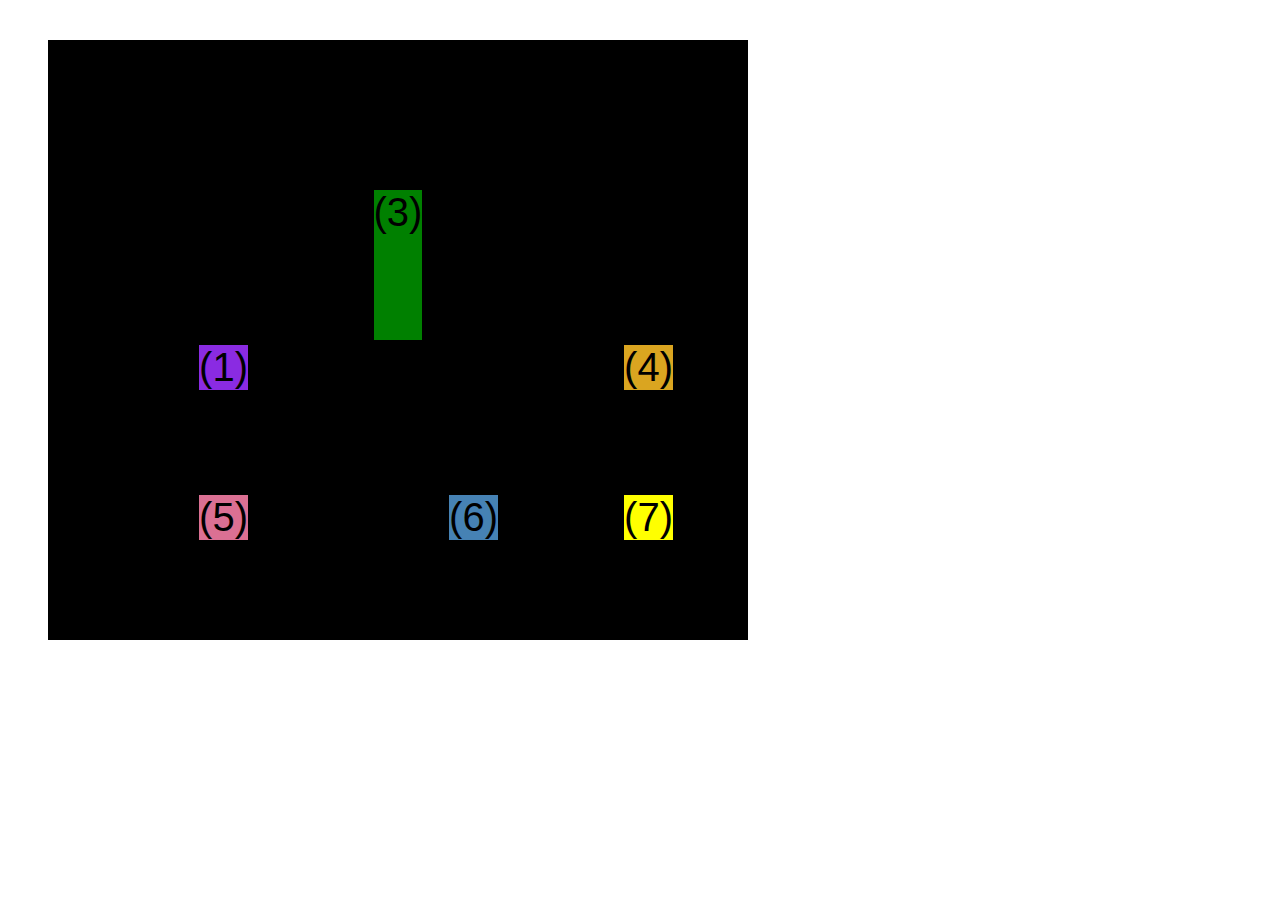
<file: web/udemy code/css-grid.html>
<!DOCTYPE html>
<html lang="en">
  <head>
    <meta charset="UTF-8" />
    <meta http-equiv="X-UA-Compatible" content="IE=edge" />
    <meta name="viewport" content="width=device-width, initial-scale=1.0" />
    <title>CSS Grid</title>
    <style>
      .el--1 {
        background-color: blueviolet;
      }
      .el--2 {
        background-color: orangered;
      }
      .el--3 {
        background-color: green;
        height: 150px;
      }
      .el--4 {
        background-color: goldenrod;
      }
      .el--5 {
        background-color: palevioletred;
      }
      .el--6 {
        background-color: steelblue;
      }
      .el--7 {
        background-color: yellow;
      }
      .el--8 {
        background-color: crimson;
      }

      .el--8 {
        grid-column: 2/3;
        grid-row: 1/2;
      }
      .el--2 {
        /* grid-column: 1/4; */
        /* grid-column: 1 / span 4; */
        grid-column: 1/-1;
        grid-row: 2;
      }
      /* .el--6 {
        grid-row: 3/5; 
      } */

      .container--1 {
        /* STARTER */
        font-family: sans-serif;
        background-color: #ddd;
        font-size: 30px;
        margin: 40px;
        /* CSS GRID */
        display: grid;
        /* grid-template-columns: 200px 200px 1fr 1fr; */
        /* grid-template-columns: 1fr 1fr 1fr auto;
        auto means jitni space reh jegi utna fill krdega */
        grid-template-columns: repeat(4, 1fr);
        grid-template-rows: 1fr 1fr;
        /* height: 500px; */

        /* grid-gap: 30px; */
        column-gap: 20px;
        row-gap: 40px;
        /* temporary */
        display: none;
      }

      .container--2 {
        /* display: none; */
        /* STARTER */
        font-family: sans-serif;
        background-color: black;
        font-size: 40px;
        margin: 40px;

        width: 700px;
        height: 600px;

        /* CSS GRID */
        display: grid;
        grid-template-columns: 125px 200px 125px;
        grid-template-rows: 250px 100px;
        gap: 50px;

        /* aligning tracks inside container:
        distribute empty space
        */
        justify-content: center;
        align-content: center;

        /* aligning items inside the cells
        moving items around inside cell */
        align-items: end;
        justify-items: end;
      }
      .el--3 {
        align-self: center;
        justify-self: center;
      }
    </style>
  </head>
  <body>
    <div class="container--1">
      <div class="el el--1">(1) HTML</div>
      <div class="el el--2">(2) and</div>
      <div class="el el--3">(3) CSS</div>
      <div class="el el--4">(4) are</div>
      <div class="el el--5">(5) amazing</div>
      <div class="el el--6">(6) languages</div>
      <!-- <div class="el el--7">(7) to</div> -->
      <div class="el el--8">(8) learn</div>
    </div>

    <div class="container--2">
      <div class="el el--1">(1)</div>
      <div class="el el--3">(3)</div>
      <div class="el el--4">(4)</div>
      <div class="el el--5">(5)</div>
      <div class="el el--6">(6)</div>
      <div class="el el--7">(7)</div>
    </div>
  </body>
</html>
</file>
<file: web/03 CSS Fundamentals - Copy/style.css>
/* * {
  margin: 0;
  padding: 0;
} */

body {
  color: #444;
  font-family: sans-serif;
  position: relative;
}

/* h1,
h2,
h3,
h4,
li,
p {
  font-family: sans-serif;
  color: #444;
} */
h1,
h2,
h3,
h4 {
  color: rgba(62, 185, 187, 0.955);
  text-transform: uppercase;
}

h1 {
  font-size: 40px;
  /* text-transform: uppercase; */
  font-style: italic;
  /* color: #3eb9bbf4; */
}
h2 {
  font-size: 38px;
  /* background-color: orange; */
  position: relative;
}
h2::after {
  content: "TOP";
  font-size: 16px;
  background-color: #fafa00;
  padding: 5px 10px;
  display: inline-block;
  position: absolute;
  right: -25px;
  top: -6px;
}
h3 {
  font-size: 30px;
}
h4 {
  font-size: 20px;
  /* text-transform: uppercase; */
  text-align: center;
}
p {
  font-size: 20px;
  line-height: 1.5;
}

li {
  font-size: 20px;
  margin-bottom: 20px;
  margin-left: 40px;
}

/* footer p {
  font-size: 16px;
} */

#author {
  font-size: 18px;
  font-style: italic;
}
#copyright {
  font-size: 16px;
}
.related-author {
  font-size: 18px;
  font-weight: bold;
}
.bullet-point {
  list-style: none;
}
.main-header {
  background-color: #fbfbfb;
  border-top: solid #3eb9bbf4;
  border-bottom: solid #3eb9bbf4;
  padding: 40px 40px; /* first 40 for top-bottom, second fot left-right*/
  padding: 20px;
  text-align: center;
  margin: 30px;
}
aside {
  background-color: #f0f0f0;
  border-top: solid #3eb9bbf4;
  border-bottom: solid #3eb9bbf4;
  position: relative;
}
/* we can use dotted and dashed borders also */
body {
  background-color: rgb(217, 252, 255);
}
li:first-child {
  font-weight: bold;
}
/* li:nth-child(3) {
  font-style: italic;
} */
/* we can apply odd or even istead of 3 in above */
/* header p:first-child {
  font-weight: bold;
} this doent make any sense beache its not p tag first inside header */
a {
  color: blue;
}
a:link {
  color: rgb(244, 221, 14);
  text-decoration: none;
}
/* txt decoration none to get rid of link underlines */
a:visited {
  color: rgb(238, 25, 25);
}
/* a:hover is for = when we move cursor to link */
/* it will chng style of link */
a:hover {
  text-decoration: underline dashed rgb(4, 73, 92);
  font-weight: bold;
  color: rgb(186, 80, 232);
}
a:active {
  color: black;
}
/* these all will be in sequence LVHA */
/* resolving conflicts between selectors  */
/* #copyright {
  background-color: antiquewhite;
}
.copyright {
  background-color: yellow;
}
.text {
  background-color: red;
}
footer {
  background-color: pink !important;
} */
.post-img {
  width: 60%;
  height: 100%;
}
.container {
  width: 900px;
  margin-left: auto;
  margin-right: auto;
  /* position: relative; */
}
/* nav a:link {
  background-color: orangered;
  margin: 20px;
  padding: 20px;
  display: block;
} */
nav:a:last-child {
  margin: 40px;
}
button {
  font-size: 22px;
  padding: 20px;
  cursor: pointer;
  position: absolute;
  /* top: 0;
  left: 0; */
  right: 50px;
  bottom: 50px;
}
/* LAYOUTS - FLOATS */
.author-img {
  float: left;
  margin-right: 10px;
}
.author {
  margin-left: 0;
  float: left;
}
h1 {
  float: left;
}
nav {
  float: right;
}
.clear {
  clear: both;
}
</file>
<file: web/05-Design/style.css>
/*
SPACING SYSTEM (px)
2 / 4 / 8 / 12 / 16 / 24 / 32 / 48 / 64 / 80 / 96 / 128

FONT SIZE SYSTEM (px)
10 / 12 / 14 / 16 / 18 / 20 / 24 / 30 / 36 / 44 / 52 / 62 / 74 / 86 / 98
*/

/* 
main-color:#087f5b
gray-color:#343a40
*/
* {
  margin: 0;
  padding: 0;
  box-sizing: border-box;
}

/* ------------------------ */
/* GENERAL STYLES */
/* ------------------------ */
body {
  font-family: "Inter", sans-serif;
  color: #343a40;
  border-bottom: 8px solid #087f5b;
}

.container {
  width: 960px;
  margin: 0 auto;
}

header,
section {
  margin-bottom: 96px;
}

h2 {
  margin-bottom: 48px;
  font-size: 36px;
  line-height: -0.5px;
}

.grid-3-cols {
  display: grid;
  grid-template-columns: repeat(3, 1fr);
  column-gap: 80px;
}

.btn:link,
.btn:visited {
  background-color: #087f5b;
  color: #fff;
  text-decoration: none;
  text-transform: uppercase;
  display: inline-block;
  font-weight: 500;
  border-radius: 100px;
}

.btn:hover,
.btn:active {
  background-color: #099268;
}

.btn--big {
  font-size: 18px;
  padding: 16px 32px;
}

.btn--small {
  font-size: 14px;
  padding: 8px 12px;
}
/* ------------------------ */
/* COMPONENT STYLES */
/* ------------------------ */

/* HEADER */
header {
  display: grid;
  grid-template-columns: repeat(2, 1fr);
  column-gap: 80px;
  margin-top: 64px;
}

.header-text-box {
  align-self: center;
}

h1 {
  margin-bottom: 32px;
  font-size: 44px;
  line-height: 1.1;
  letter-spacing: -1px;
}

.header-text {
  margin-bottom: 24px;
  font-size: 18px;
  line-height: 1.7;
}

img {
  width: 100%;
  border-radius: 12px;
}

/* FEATURES */
.features-icon {
  stroke: #087f5b;
  width: 32px;
  height: 32px;
  margin-bottom: 24px;
}

.features-title {
  margin-bottom: 16px;
  font-size: 20px;
}

.features-text {
  font-size: 18px;
  line-height: 1.7;
}

/* TESTIMONIAL */
.testimonial-section {
  background-color: #087f5b;
  color: #fff;
  padding: 24px;
  border-radius: 12px;
}

.testimonial-box {
  grid-column: 2 / -1;
  align-self: center;
}

.testimonial-box h2 {
  margin-bottom: 24px;
  font-size: 24px;
}

.testimonial-text {
  font-style: italic;
  margin-bottom: 24px;
  font-size: 18px;
  line-height: 1.7;
  color: #e6fcf5;
}

.testimonial-author {
  color: #c3fae8;
}
/* CHAIRS */

.chair {
  box-shadow: 0 0 20px rgba(0, 0, 0, 0.186);
  border-radius: 12px;
}
.chair-box {
  padding: 32px;
}
.chair img {
  border-bottom-left-radius: 0;
  border-bottom-right-radius: 0;
}

h3 {
  margin-bottom: 24px;
  font-size: 20px;
}

.chair-details {
  list-style: none;
  margin-bottom: 48px;
}

.chair-details li {
  display: flex;
  align-items: center;
  gap: 12px;
  margin-bottom: 16px;
}

.chair-details li:last-child {
  margin-bottom: 0;
}

.chair-icon {
  stroke: #087f5b;
  width: 24px;
  height: 24px;
}

.chair-price {
  display: flex;
  justify-content: space-between;
  font-size: 20px;
  align-items: center;
}

footer {
  margin-bottom: 48px;
  font-size: 14px;
  color: #495057;
}
</file>
<file: web/udemy code/style.css>
* {
  /* border-top: 10px solid #1098ad; */
  margin: 0;
  padding: 0;
  box-sizing: border-box;
}

/* PAGE SECTIONS */
body {
  color: #444;
  font-family: sans-serif;

  border-top: 10px solid #1098ad;
  position: relative;
}

.container {
  width: 1200px;
  /* margin-left: auto;
  margin-right: auto; */
  margin: 0 auto;
}

.main-header {
  background-color: #f7f7f7;
  /* padding: 20px;
  padding-left: 40px;
  padding-right: 40px; */
  padding: 20px 40px;
  margin-bottom: 60px;
  /* height: 80px; */
}

nav {
  font-size: 18px;
  /* text-align: center; */
}

article {
  margin-bottom: 0;
  flex: 1;
}

.post-header {
  margin-bottom: 40px;
  /* position: relative; */
}

aside {
  background-color: #f7f7f7;
  border-top: 5px solid #1098ad;
  border-bottom: 5px solid #1098ad;
  padding: 50px 40px;
  /* width: 300px; */
  flex: 0 0 300px;
}

/* SMALLER ELEMENTS */
h1,
h2,
h3 {
  color: #1098ad;
}

h1 {
  font-size: 26px;
  text-transform: uppercase;
  font-style: italic;
}

h2 {
  font-size: 40px;
  margin-bottom: 30px;
}

h3 {
  font-size: 30px;
  margin-bottom: 20px;
  margin-top: 40px;
}

h4 {
  font-size: 20px;
  text-transform: uppercase;
  text-align: center;
  margin-bottom: 30px;
}

p {
  font-size: 22px;
  line-height: 1.5;
  margin-bottom: 15px;
}

ul,
ol {
  /* margin-left: 50px; */
  margin-bottom: 20px;
}

li {
  font-size: 20px;
  margin-bottom: 10px;
  /* display: inline; */
}

li:last-child {
  margin-bottom: 0;
}

/* footer p {
  font-size: 16px;
} */

/* article header p {
  font-style: italic;
} */

#author {
  font-style: italic;
  font-size: 18px;
}

#copyright {
  font-size: 16px;
}

.related-author {
  font-size: 18px;
  font-weight: bold;
}

/* ul {
  list-style: none;
} */

.related {
  list-style: none;
}

/* body {
  background-color: orangered;
} */

/* .first-li {
  font-weight: bold;
} */

li:first-child {
  font-weight: bold;
}

li:last-child {
  font-style: italic;
}

/* li:nth-child(even) {
  color: red;
} */

/* Misconception: this won't work! */
article p:first-child {
  color: red;
}

/* Styling links */
a:link {
  color: #20d700;
  text-decoration: none;
}

a:visited {
  /* color: #777; */
  color: #1098ad;
}

a:hover {
  color: orangered;
  font-weight: bold;
  text-decoration: underline orangered;
}

a:active {
  background-color: black;
  font-style: italic;
}

/* LVHA */

.post-img {
  width: 100%;
  height: auto;
}

nav a:link {
  /* background-color: orangered;
  margin: 20px;
  padding: 20px;

  display: block; */

  margin-right: 30px;
  /* margin-top: 10px; */
  display: inline-block;
}

nav a:link:last-child {
  margin-right: 0;
}
button {
  font-size: 22px;
  padding: 20px;
  cursor: pointer;

  position: absolute;
  /* top: 50px;
  left: 50px; */
  bottom: 50px;
  right: 50px;
}

h1::first-letter {
  font-style: normal;
  margin-right: 5px;
}

/* h3 + p::first-line {
  color: red;
} */

h2 {
  /* background-color: orange; */
  position: relative;
}

h2::before {
  content: "TOP";
  background-color: #ffe70e;
  color: #444;
  font-size: 16px;
  font-weight: bold;
  display: inline-block;
  padding: 5px 10px;
  position: absolute;
  top: -10px;
  right: -25px;
}

/* Resolving conflicts */
/* #copyright {
  color: red;
}

.copyright {
  color: blue;
}

.text {
  color: yellow;
}

footer p {
  color: green !important;
} */

/* nav a:link,
nav p {
  font-size: 18px;
} */
/* .author-img {
  float: left;
  margin-right: 20px;
  margin-bottom: 20px;
}
.author {
  float: left;
  margin-top: 10px;
}
h1 {
  float: left;
}
nav {
  float: right;
}
.clear {
  clear: both;
}
.clearfix::after {
  clear: both;
  content: "";
  display: block;
}
article {
  /* background-color: red; */
/* float: left;
  width: 825px;
}
aside {
  /* background-color: yellow; */
/* float: right;
  width: 300px;
}
footer {
  /* background-color: green; */
/* clear: both;
} */
/* FLEXBOX */
/*.main-header {
  display: flex;
  justify-content: space-between;
  align-items: center;
}
.author-box {
  display: flex;
  align-items: center;
  margin-bottom: 20px;
}
.author {
  margin-bottom: 0;
  margin-left: 20px;
}
.related-post {
  display: flex;
  align-items: center;
  gap: 20px;
  width: 300px;
}
.related-author {
  margin-bottom: 0;
  font-style: italic;
  font-weight: normal;
  font-size: 14px;
}
.related-link:link {
  font-size: 17px;
  font-style: normal;
  font-weight: bold;
  margin-bottom: 10px;
  display: block;
}
.pattern {
  display: flex;
  gap: 75px;
  align-items: flex-start;
  flex-direction: row;
  /* align-content: flex-end; 
}*/

/* css grid */
.container {
  display: grid;
  grid-template-columns: 1fr 300px;
}
.main-header {
  grid-column: 1/-1;
}
/*.author-box {
  display: grid;
  grid-template-columns: auto 1fr;
  margin-bottom: 20px;
}
.author {
  margin-bottom: 0;
  margin-left: 20px;
  align-self: center;
} */
/* footer {
  background-color: blue;
} */
/* .pattern {
  display: grid;
  grid-template-columns: auto 300px;
  column-gap: 75px;
  align-items: start;
} */
</file>
